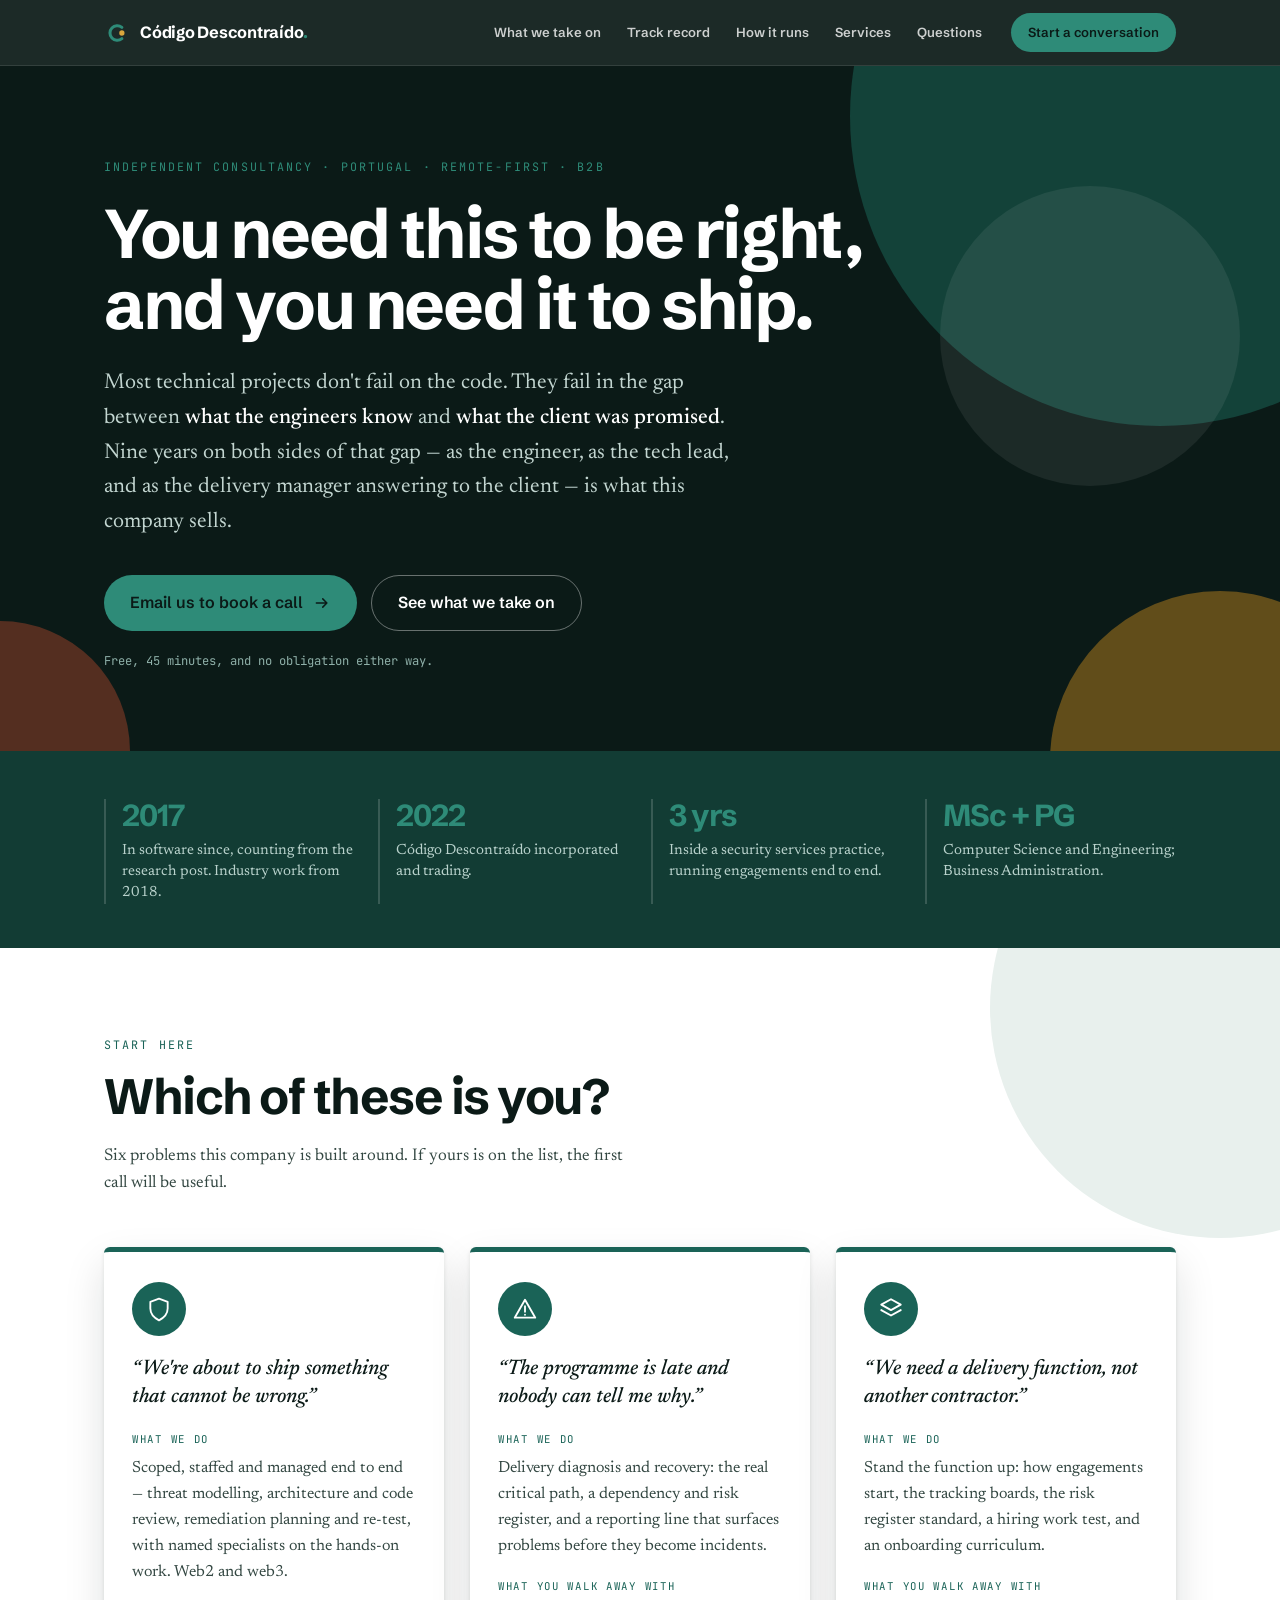
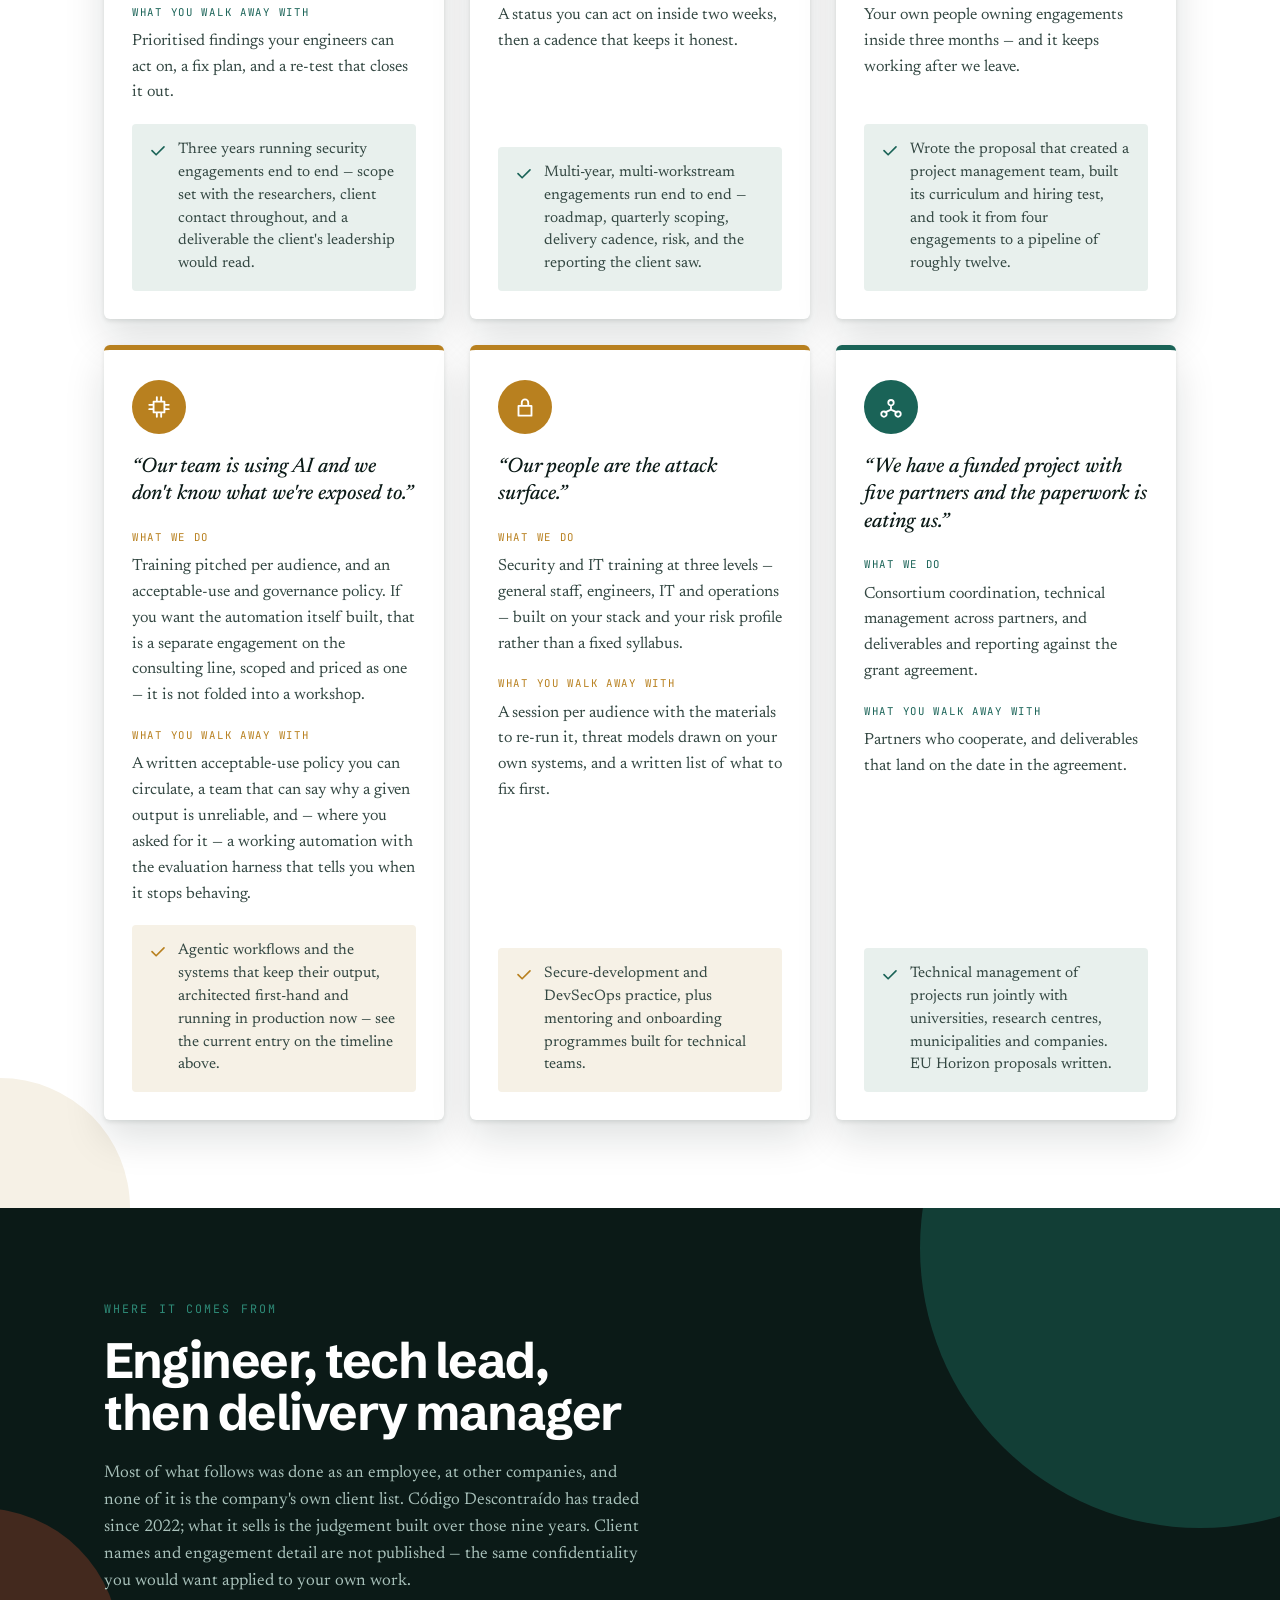
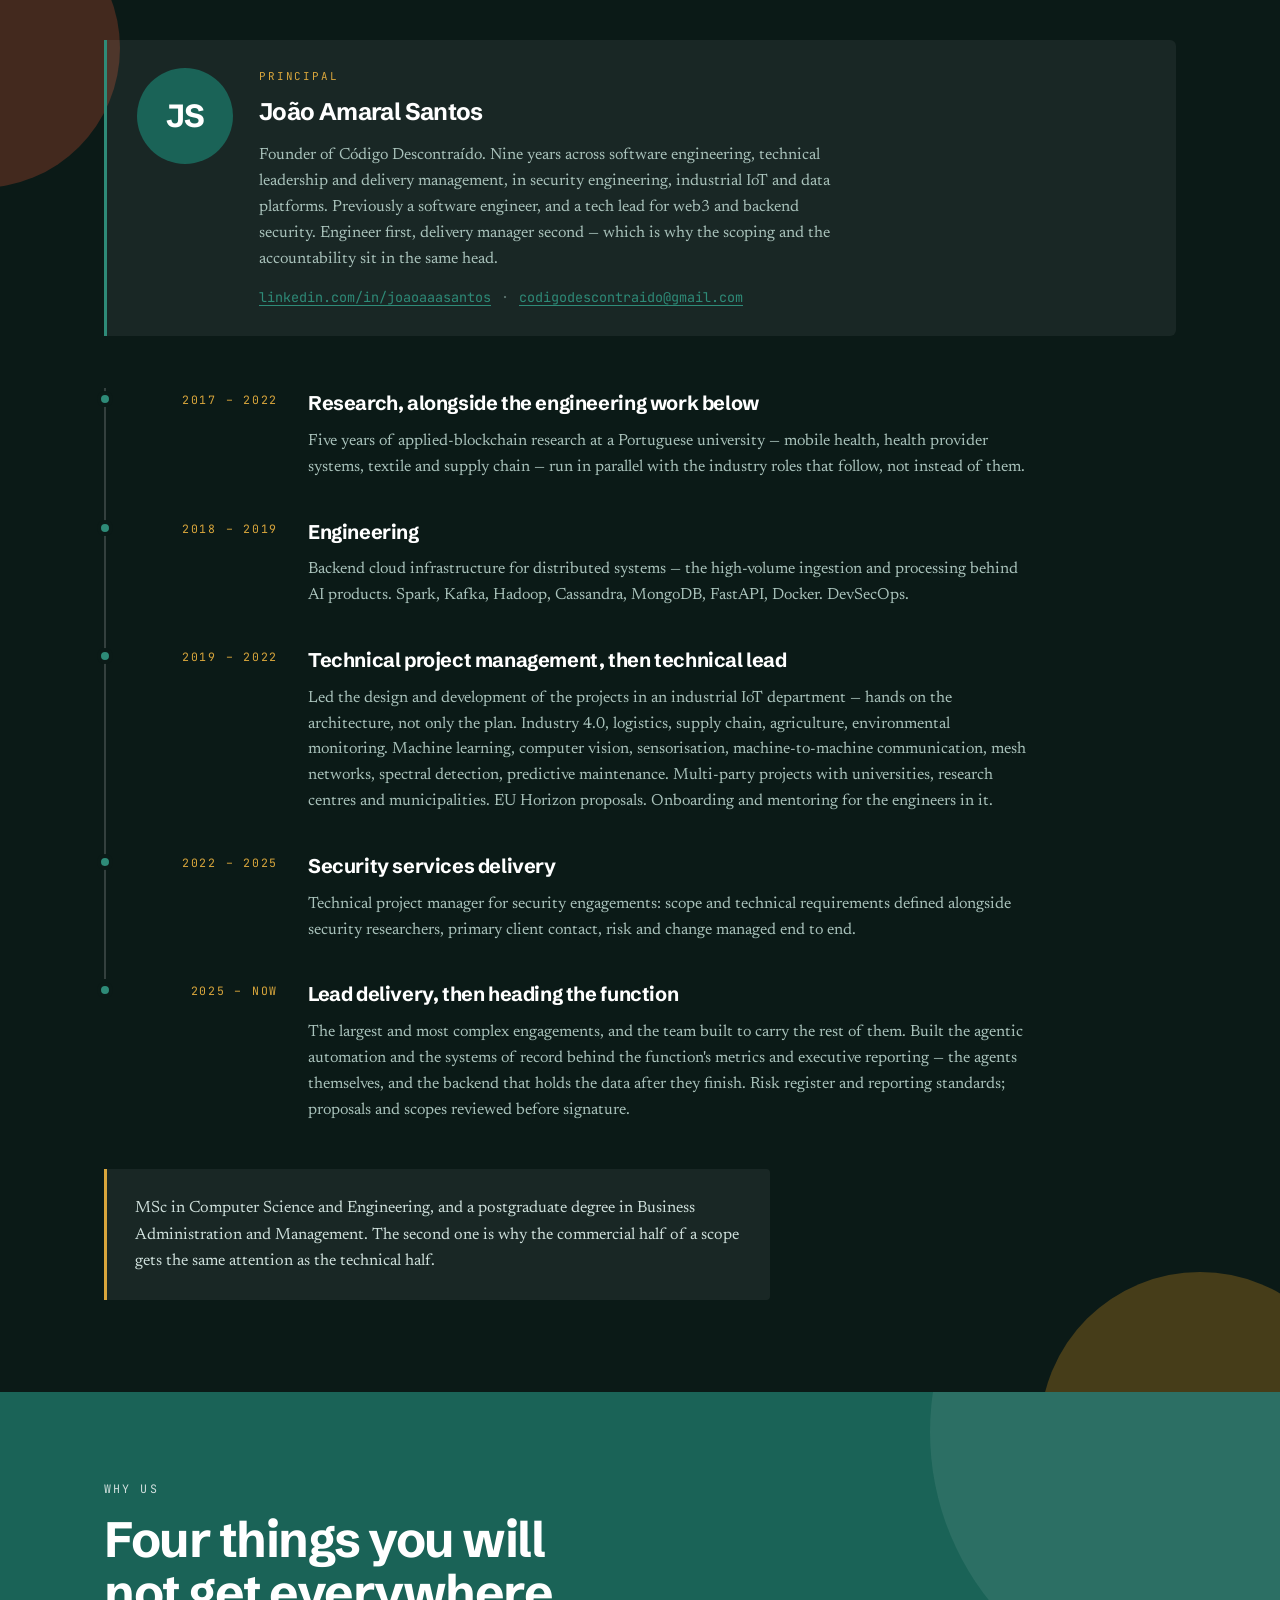
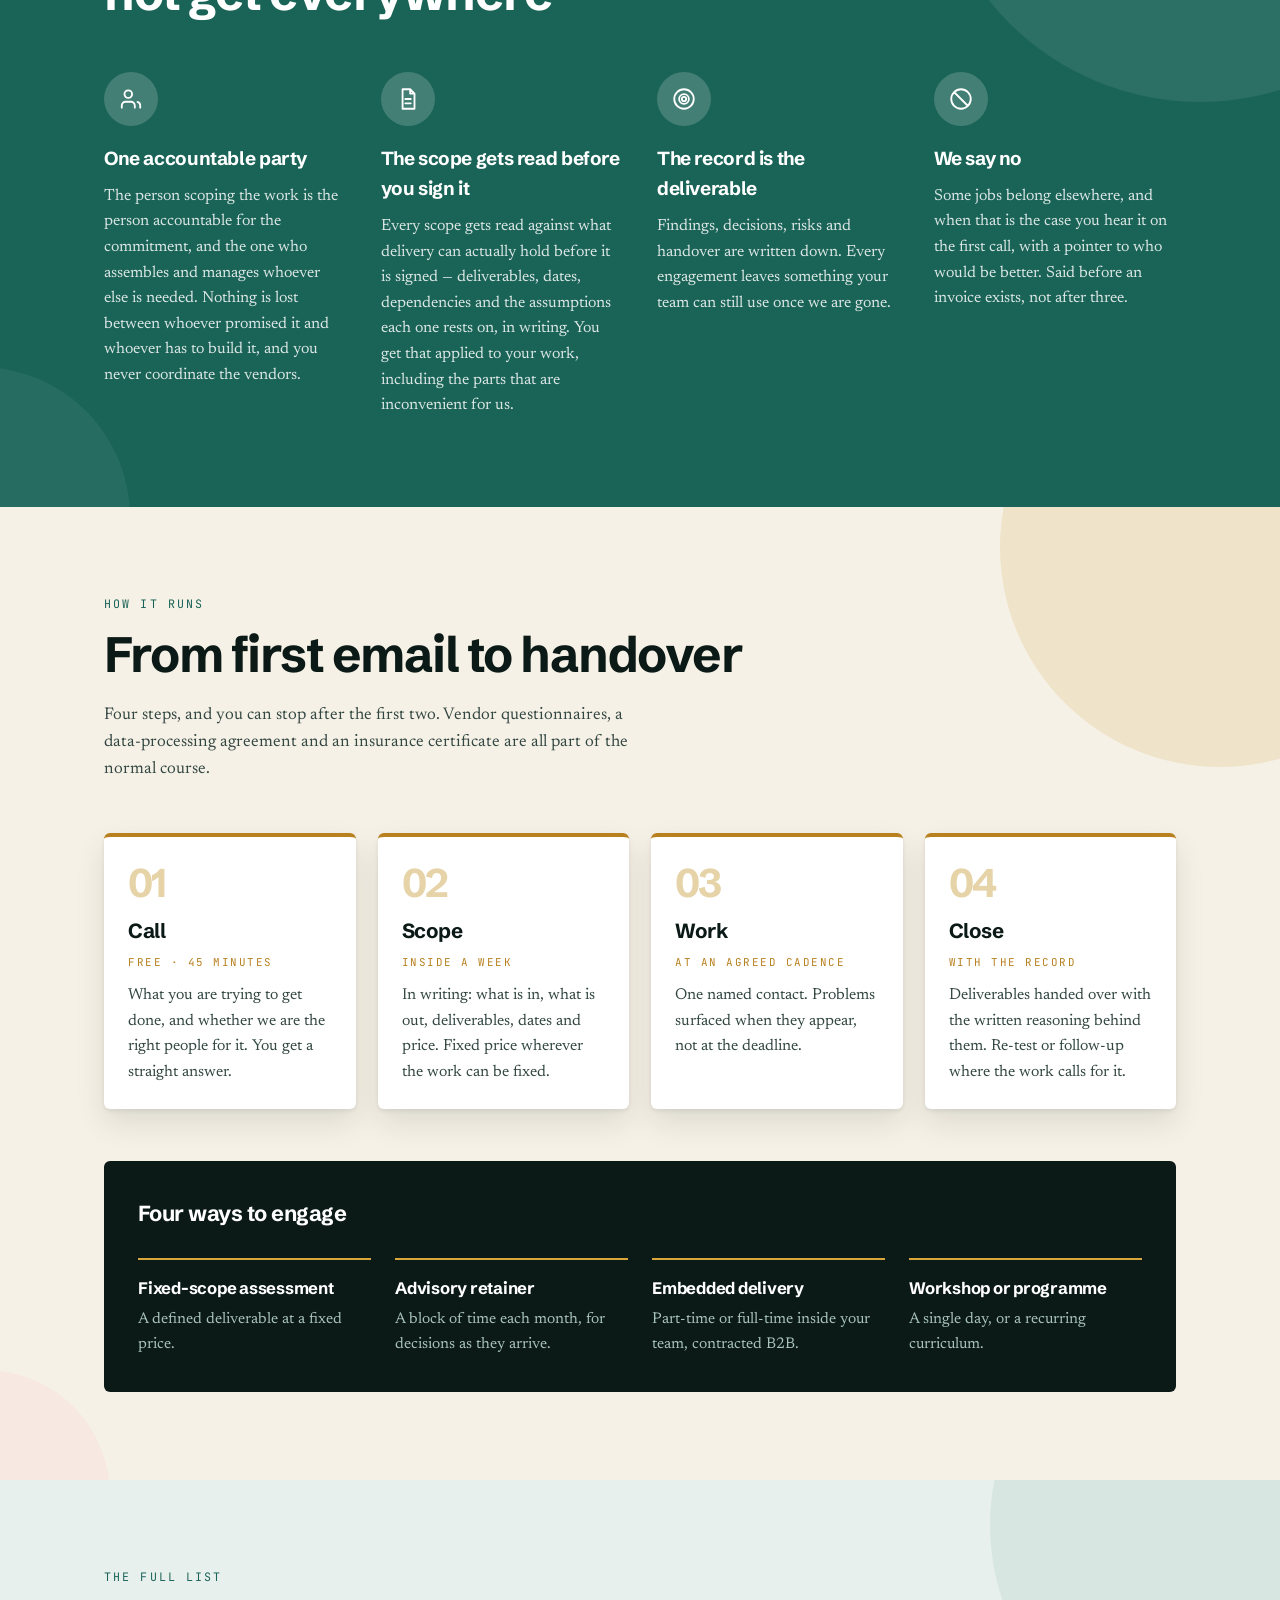
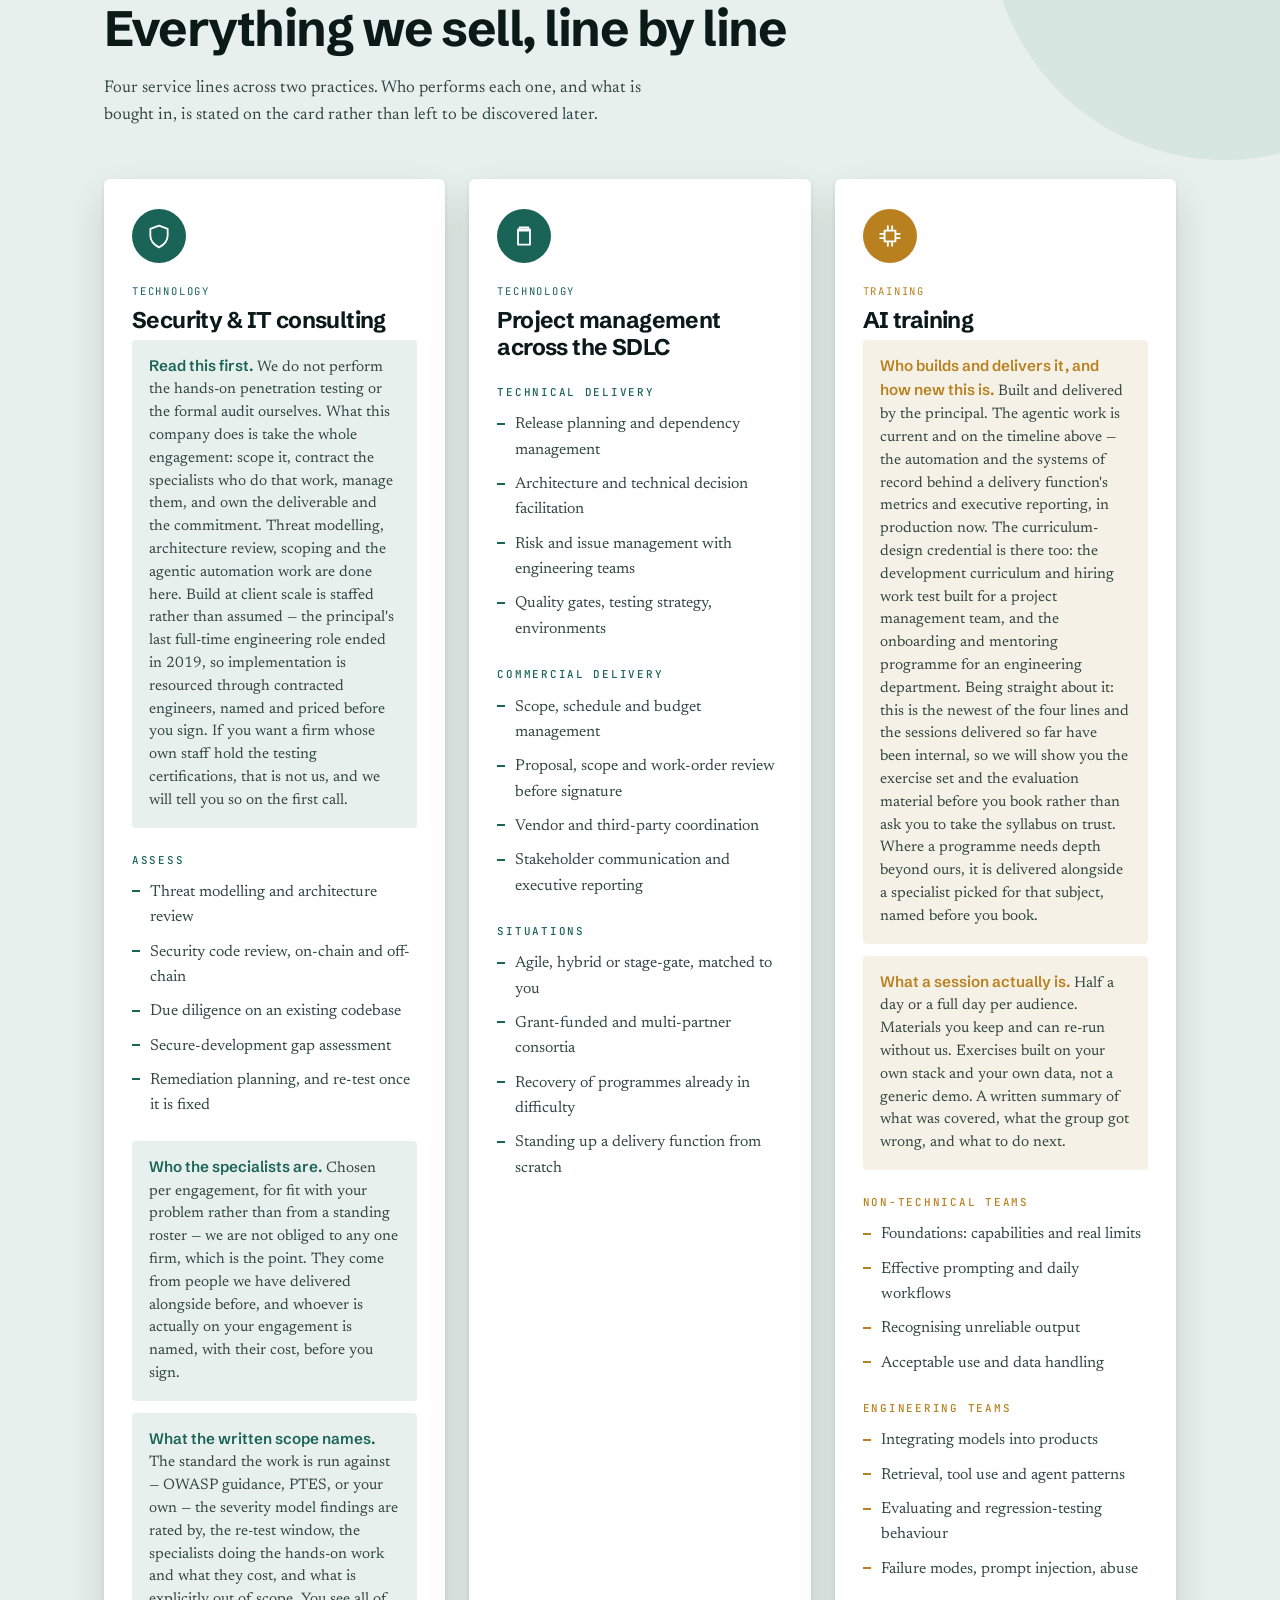
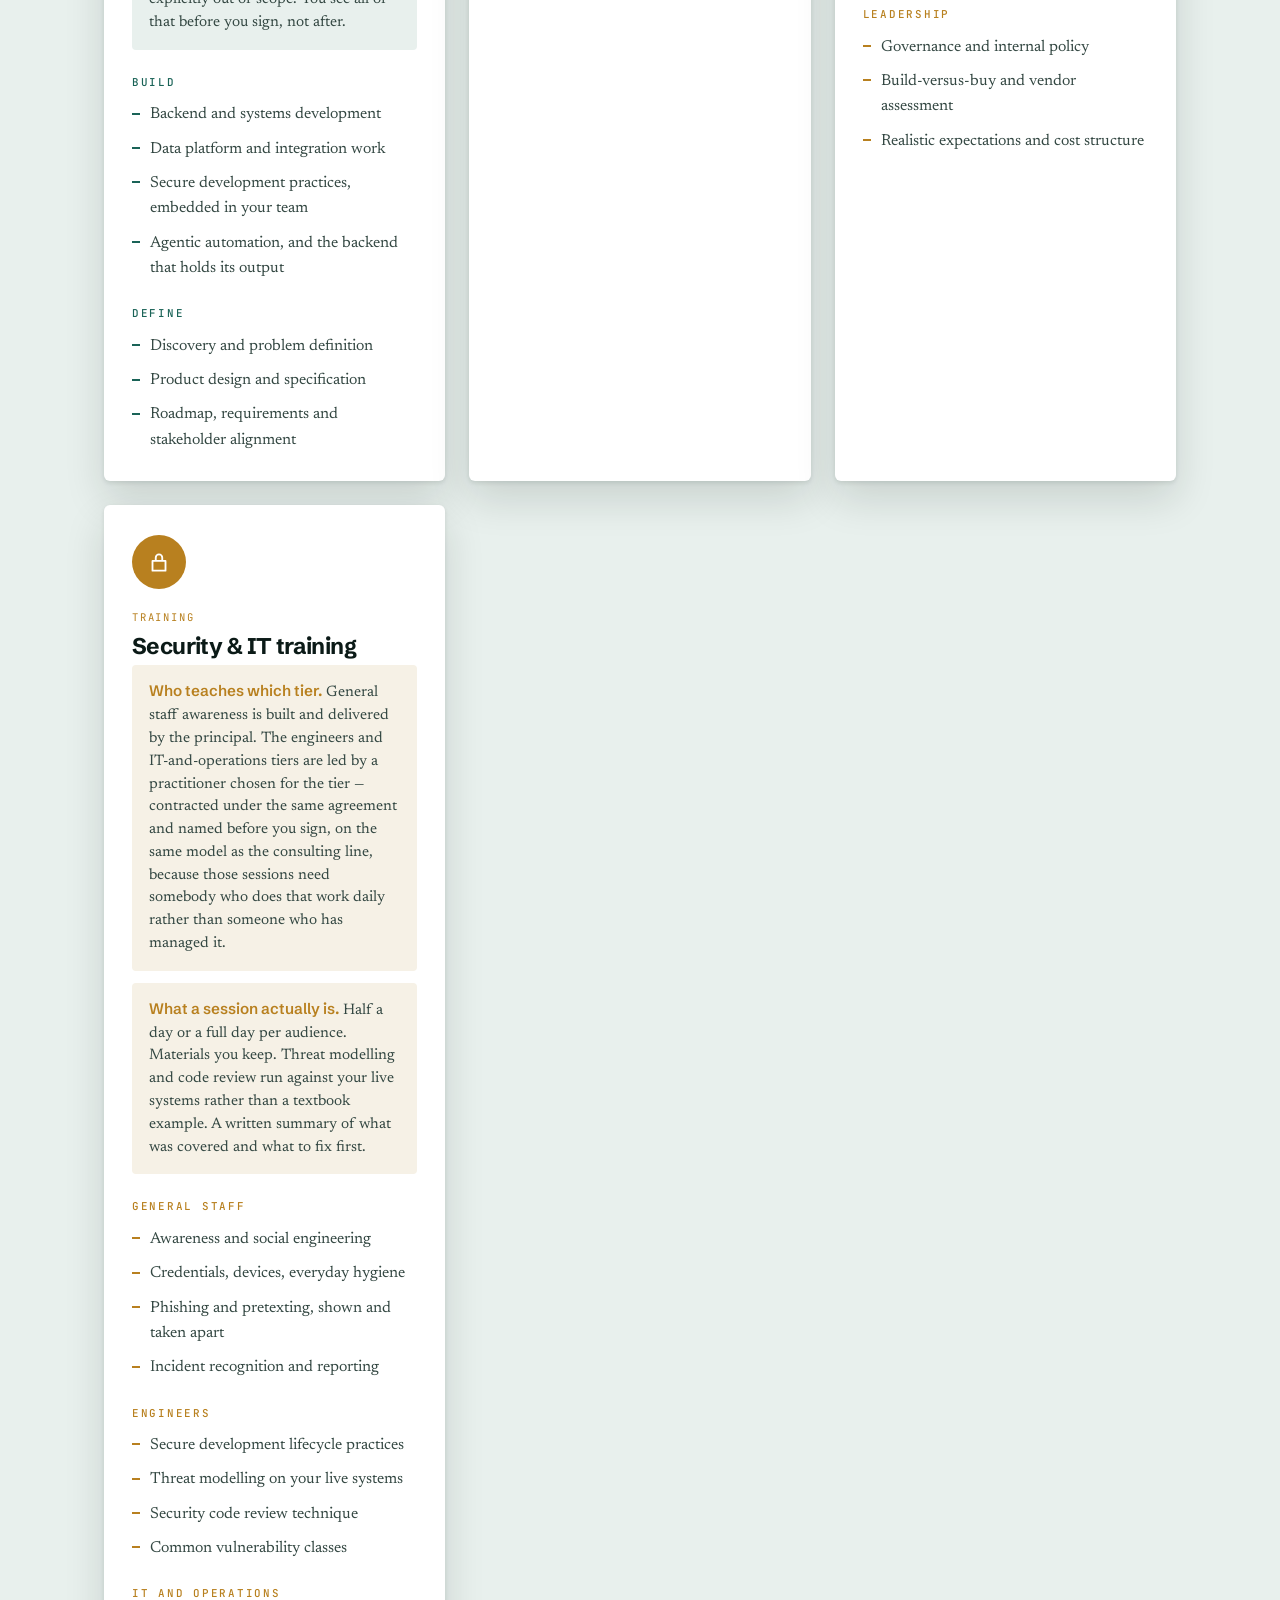
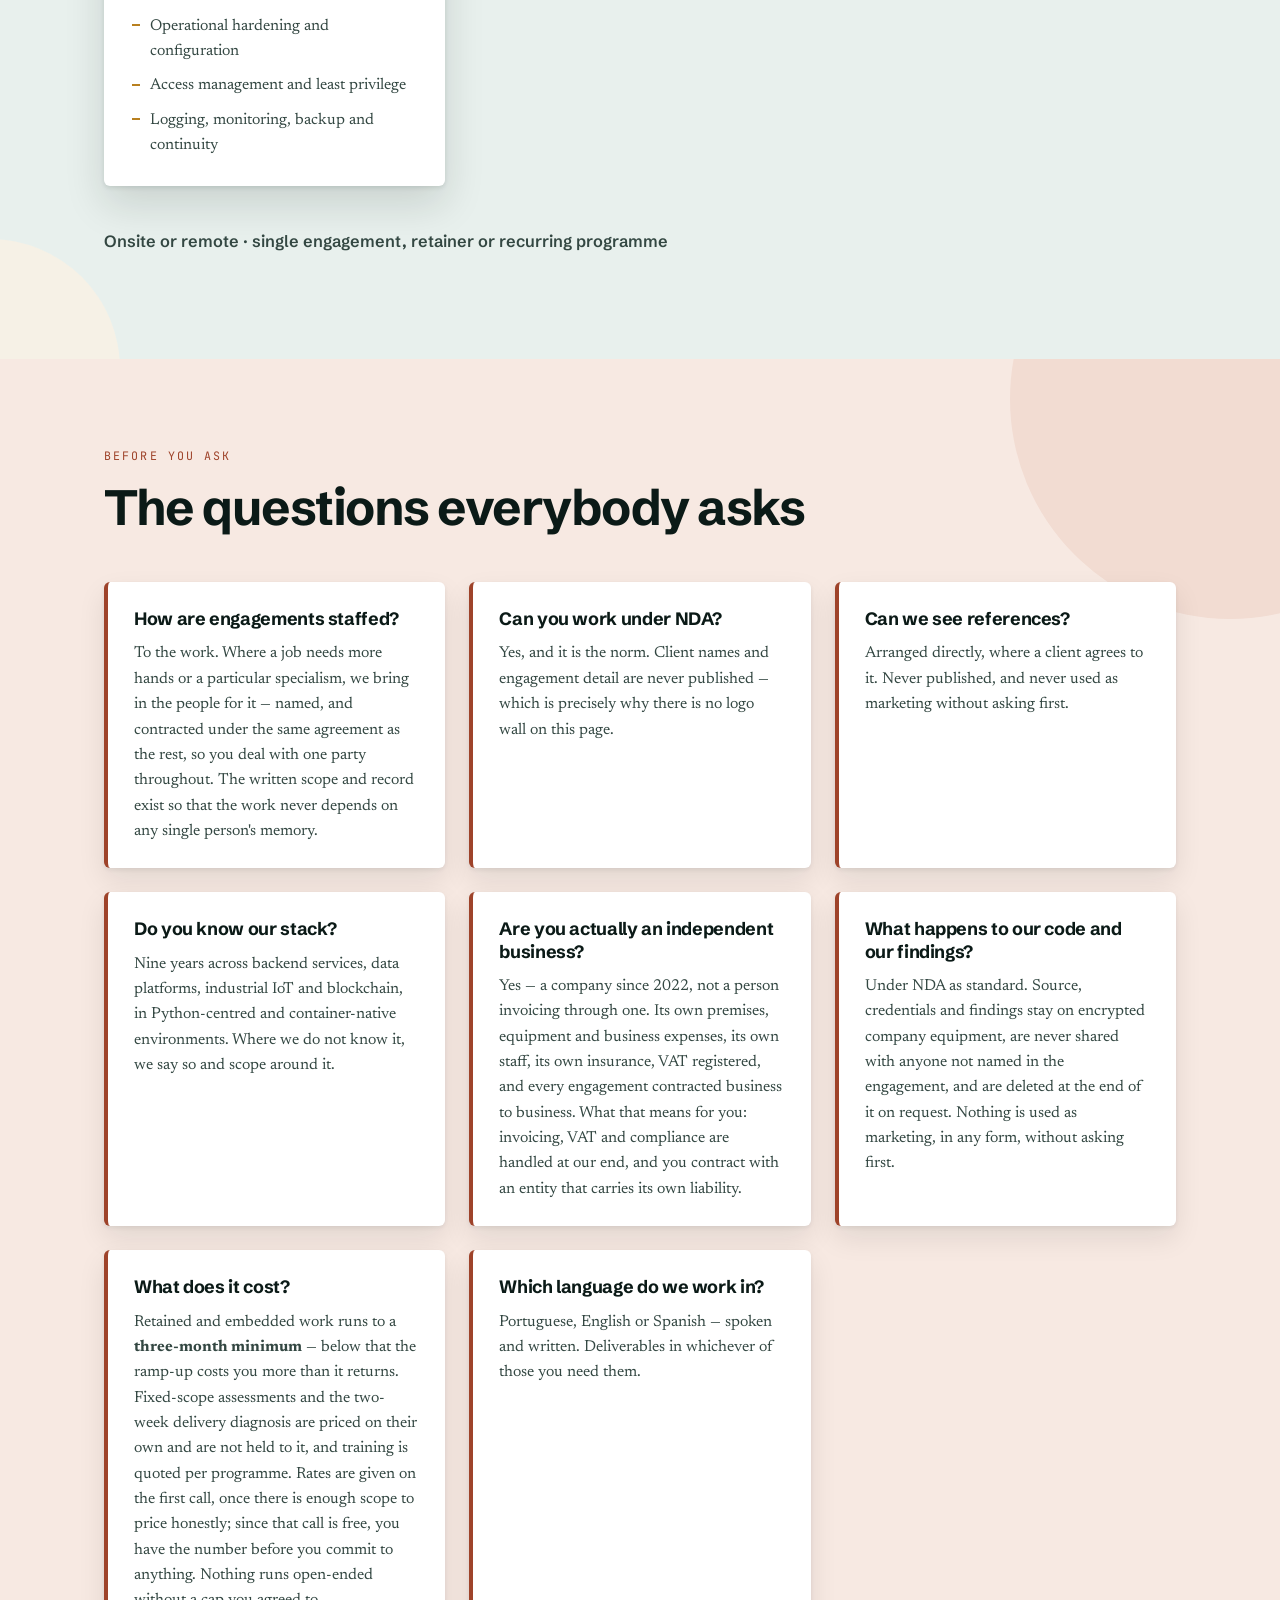
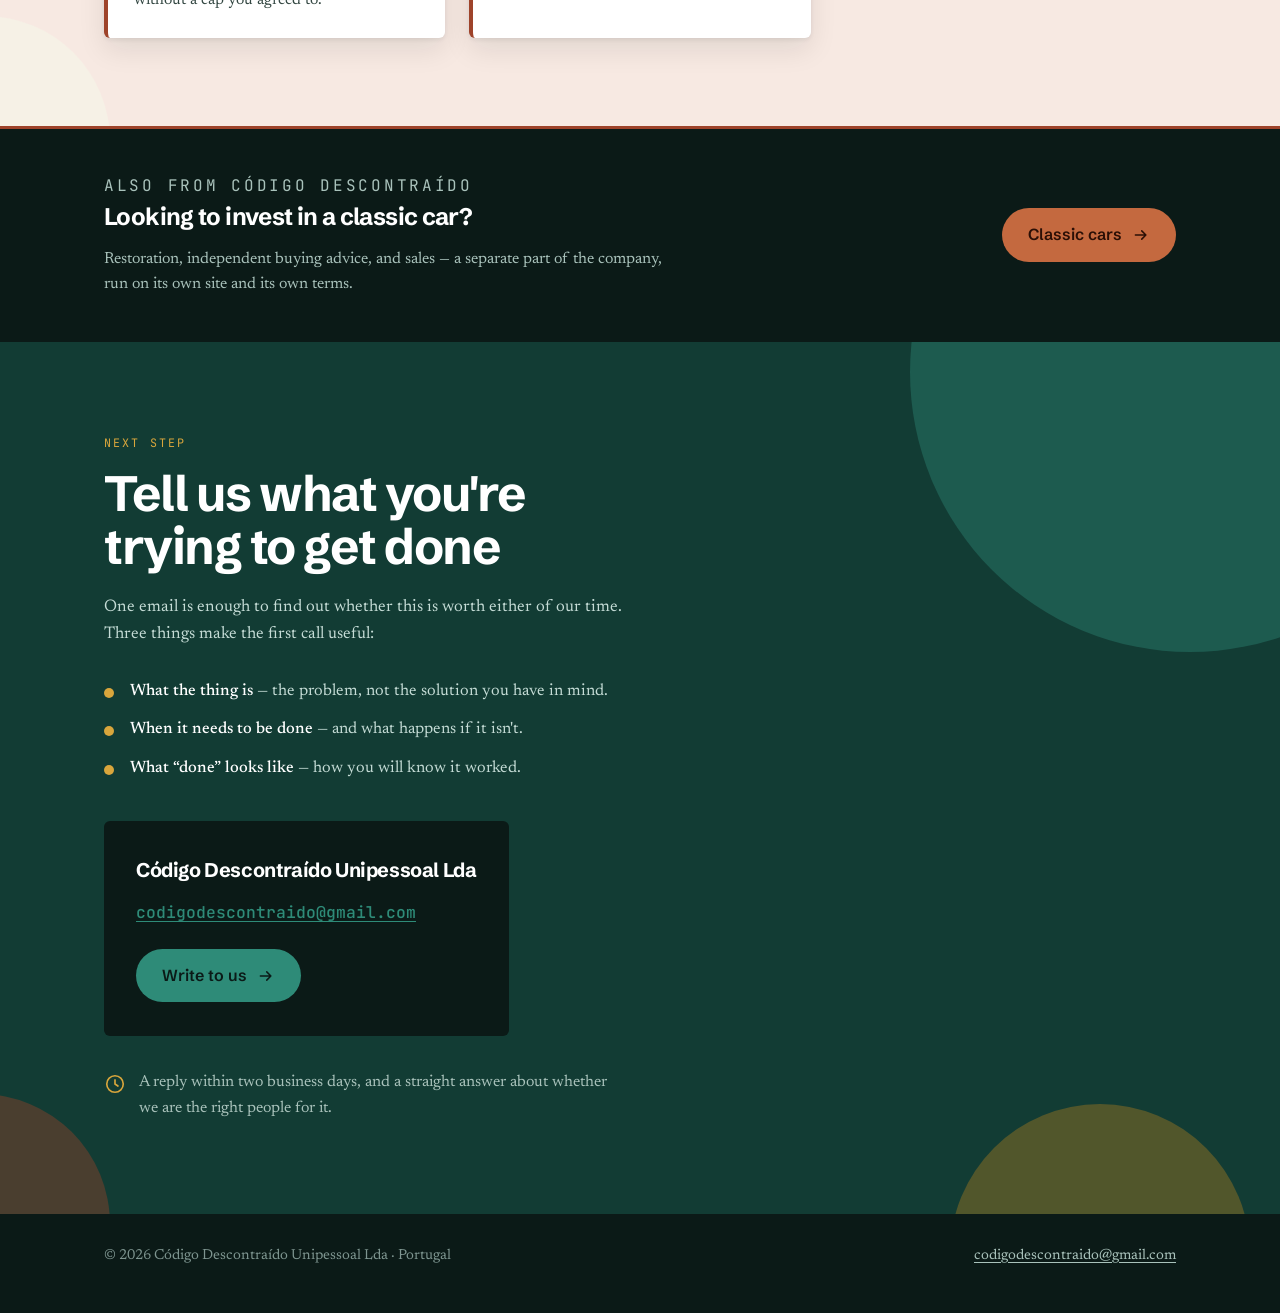
<file: index.html>
<!doctype html>
<html lang="en">
<head>
<meta charset="utf-8">
<meta name="viewport" content="width=device-width, initial-scale=1">
<title>Código Descontraído — technical delivery you can hold someone to</title>
<meta name="description" content="Independent consultancy: security and application review, delivery recovery, standing up a project management function, AI and security training. Nine years of experience, trading since 2022. Portugal, remote-first, business to business.">
<meta name="theme-color" content="#0b1a17">
<link rel="icon" href="favicon.svg" type="image/svg+xml">
<link rel="apple-touch-icon" href="icon-180.png">
<meta property="og:type" content="website">
<meta property="og:title" content="Código Descontraído">
<meta property="og:description" content="Most technical projects don't fail on the code. They fail in the gap between what the engineers know and what the client was promised. Nine years on both sides of that gap.">
<meta property="og:url" content="https://codigodescontraido.com/">
<meta property="og:image" content="https://codigodescontraido.com/og.png">
<meta name="twitter:card" content="summary_large_image">
<link rel="preconnect" href="https://fonts.googleapis.com">
<link rel="preconnect" href="https://fonts.gstatic.com" crossorigin>
<link rel="stylesheet" href="https://fonts.googleapis.com/css2?family=JetBrains+Mono:wght@400;500&family=Newsreader:opsz,wght@6..72,400;6..72,500&family=Schibsted+Grotesk:wght@500;600;700&display=swap">
<link rel="stylesheet" href="styles.css">
</head>
<body>

<a class="skip" href="#main">Skip to content</a>

<svg width="0" height="0" aria-hidden="true" style="position:absolute">
  <defs>
    <g id="i-shield"><path d="M12 2.5 20 5.5v6c0 5-3.6 8.6-8 11-4.4-2.4-8-6-8-11v-6z" stroke-linejoin="round" stroke-linecap="round"/></g>
    <g id="i-clip"><path d="M8 4h8v3H8zM6.5 6h11v14h-11z" stroke-linejoin="round" stroke-linecap="round"/></g>
    <g id="i-cpu"><path d="M7 7h10v10H7zM10 3v3M14 3v3M10 18v3M14 18v3M3 10h3M3 14h3M18 10h3M18 14h3" stroke-linejoin="round" stroke-linecap="round"/></g>
    <g id="i-lock"><path d="M6 11h12v9H6zM9 11V8a3 3 0 0 1 6 0v3" stroke-linejoin="round" stroke-linecap="round"/></g>
    <g id="i-check"><path d="M20 6.5 9.5 17 4 11.5" stroke-linejoin="round" stroke-linecap="round"/></g>
    <g id="i-users"><path d="M15.5 20v-2a3.5 3.5 0 0 0-3.5-3.5H7A3.5 3.5 0 0 0 3.5 18v2M9.5 11a3.5 3.5 0 1 0 0-7 3.5 3.5 0 0 0 0 7zM20.5 20v-2a3.5 3.5 0 0 0-2.5-3.3" stroke-linejoin="round" stroke-linecap="round"/></g>
    <g id="i-doc"><path d="M14 3H7v18h11V7zM14 3v4h4M9.5 12h5M9.5 16h5" stroke-linejoin="round" stroke-linecap="round"/></g>
    <g id="i-target"><path d="M12 21a9 9 0 1 0 0-18 9 9 0 0 0 0 18zM12 16.5a4.5 4.5 0 1 0 0-9 4.5 4.5 0 0 0 0 9zM12 14a2 2 0 1 0 0-4 2 2 0 0 0 0 4z" stroke-linejoin="round" stroke-linecap="round"/></g>
    <g id="i-alert"><path d="M12 3.5 21.5 20h-19zM12 9.5v5M12 17.2v.1" stroke-linejoin="round" stroke-linecap="round"/></g>
    <g id="i-clock"><path d="M12 21a9 9 0 1 0 0-18 9 9 0 0 0 0 18zM12 7.5V12l3.2 2.2" stroke-linejoin="round" stroke-linecap="round"/></g>
    <g id="i-layers"><path d="M12 3 3 8l9 5 9-5zM3 13l9 5 9-5" stroke-linejoin="round" stroke-linecap="round"/></g>
    <g id="i-net"><path d="M12 10.5a2.5 2.5 0 1 0 0-5 2.5 2.5 0 0 0 0 5zM5.5 21a2.5 2.5 0 1 0 0-5 2.5 2.5 0 0 0 0 5zM18.5 21a2.5 2.5 0 1 0 0-5 2.5 2.5 0 0 0 0 5zM12 10.5v4M12 14.5 6.6 17M12 14.5 17.4 17" stroke-linejoin="round" stroke-linecap="round"/></g>
    <g id="i-no"><path d="M12 21a9 9 0 1 0 0-18 9 9 0 0 0 0 18zM6 6l12 12" stroke-linejoin="round" stroke-linecap="round"/></g>
    <g id="i-arrow"><path d="M4.5 12h14M13 6.5 18.5 12 13 17.5" stroke-linejoin="round" stroke-linecap="round"/></g>
  </defs>
</svg>

<nav class="nav">
  <div class="nav-in">
    <a class="brand" href="#top"><img src="logo.svg" alt="" width="26" height="26"><span>Código Descontraído<em>.</em></span></a>
    <div class="nav-links">
      <a href="#start">What we take on</a>
      <a href="#record">Track record</a>
      <a href="#process">How it runs</a>
      <a href="#services">Services</a>
      <a href="#faq">Questions</a>
    </div>
    <a class="nav-cta" href="mailto:codigodescontraido@gmail.com?subject=Scoping%20call">Start a conversation</a>
  </div>
</nav>

<header class="band hero" id="top">
  <span class="orb o1"></span><span class="orb o2"></span><span class="orb o3"></span><span class="orb o4"></span>
  <div class="wrap">
    <p class="eyebrow">Independent consultancy · Portugal · Remote-first · B2B</p>
    <h1>You need this to be right, and you need it to ship.</h1>
    <p class="lede">
      Most technical projects don't fail on the code. They fail in the gap between
      <b>what the engineers know</b> and <b>what the client was promised</b>.
      Nine years on both sides of that gap — as the engineer, as the tech lead, and as the
      delivery manager answering to the client — is what this company sells.
    </p>
    <div class="cta-row">
      <a class="btn btn-primary" href="mailto:codigodescontraido@gmail.com?subject=Scoping%20call">
        Email us to book a call
        <svg viewBox="0 0 24 24" aria-hidden="true"><use href="#i-arrow"/></svg>
      </a>
      <a class="btn btn-ghost" href="#start">See what we take on</a>
    </div>
    <p class="hero-fine">Free, 45 minutes, and no obligation either way.</p>
  </div>
</header>

<main id="main">

  <!-- ============ PROOF BAR ============ -->
  <section class="band proof" aria-label="Track record at a glance">
    <div class="wrap">
      <div class="stats">
        <div><b>2017</b><span>In software since, counting from the research post. Industry work from 2018.</span></div>
        <div><b>2022</b><span>Código Descontraído incorporated and trading.</span></div>
        <div><b>3 yrs</b><span>Inside a security services practice, running engagements end to end.</span></div>
        <div><b>MSc&nbsp;+&nbsp;PG</b><span>Computer Science and Engineering; Business Administration.</span></div>
      </div>
    </div>
  </section>

  <!-- ============ WHICH OF THESE IS YOU ============ -->
  <section class="band start" id="start">
    <span class="orb o1"></span><span class="orb o2"></span>
    <div class="wrap">
      <p class="kicker" style="color:var(--tech)">Start here</p>
      <h2 class="big">Which of these is you?</h2>
      <p class="note">
        Six problems this company is built around. If yours is on the list, the first call will
        be useful.
      </p>

      <div class="probs">

        <article class="prob pc-tech">
          <span class="disc"><svg viewBox="0 0 24 24" aria-hidden="true"><use href="#i-shield"/></svg></span>
          <h3>“We're about to ship something that cannot be wrong.”</h3>
          <dl>
            <dt>What we do</dt>
            <dd>Scoped, staffed and managed end to end — threat modelling, architecture and code
              review, remediation planning and re-test, with named specialists on the hands-on
              work. Web2 and web3.</dd>
            <dt>What you walk away with</dt>
            <dd>Prioritised findings your engineers can act on, a fix plan, and a re-test
              that closes it out.</dd>
          </dl>
          <p class="why"><svg viewBox="0 0 24 24" aria-hidden="true"><use href="#i-check"/></svg>
            Three years running security engagements end to end — scope set with the researchers,
            client contact throughout, and a deliverable the client's leadership would read.</p>
        </article>

        <article class="prob pc-tech">
          <span class="disc"><svg viewBox="0 0 24 24" aria-hidden="true"><use href="#i-alert"/></svg></span>
          <h3>“The programme is late and nobody can tell me why.”</h3>
          <dl>
            <dt>What we do</dt>
            <dd>Delivery diagnosis and recovery: the real critical path, a dependency and risk
              register, and a reporting line that surfaces problems before they become incidents.</dd>
            <dt>What you walk away with</dt>
            <dd>A status you can act on inside two weeks, then a cadence that keeps it honest.</dd>
          </dl>
          <p class="why"><svg viewBox="0 0 24 24" aria-hidden="true"><use href="#i-check"/></svg>
            Multi-year, multi-workstream engagements run end to end — roadmap, quarterly scoping,
            delivery cadence, risk, and the reporting the client saw.</p>
        </article>

        <article class="prob pc-tech">
          <span class="disc"><svg viewBox="0 0 24 24" aria-hidden="true"><use href="#i-layers"/></svg></span>
          <h3>“We need a delivery function, not another contractor.”</h3>
          <dl>
            <dt>What we do</dt>
            <dd>Stand the function up: how engagements start, the tracking boards, the risk
              register standard, a hiring work test, and an onboarding curriculum.</dd>
            <dt>What you walk away with</dt>
            <dd>Your own people owning engagements inside three months — and it keeps working
              after we leave.</dd>
          </dl>
          <p class="why"><svg viewBox="0 0 24 24" aria-hidden="true"><use href="#i-check"/></svg>
            Wrote the proposal that created a project management team, built its curriculum and
            hiring test, and took it from four engagements to a pipeline of roughly twelve.</p>
        </article>

        <article class="prob pc-train">
          <span class="disc"><svg viewBox="0 0 24 24" aria-hidden="true"><use href="#i-cpu"/></svg></span>
          <h3>“Our team is using AI and we don't know what we're exposed to.”</h3>
          <dl>
            <dt>What we do</dt>
            <dd>Training pitched per audience, and an acceptable-use and governance policy. If
              you want the automation itself built, that is a separate engagement on the
              consulting line, scoped and priced as one — it is not folded into a workshop.</dd>
            <dt>What you walk away with</dt>
            <dd>A written acceptable-use policy you can circulate, a team that can say why a
              given output is unreliable, and — where you asked for it — a working automation
              with the evaluation harness that tells you when it stops behaving.</dd>
          </dl>
          <p class="why"><svg viewBox="0 0 24 24" aria-hidden="true"><use href="#i-check"/></svg>
            Agentic workflows and the systems that keep their output, architected first-hand and
            running in production now — see the current entry on the timeline above.</p>
        </article>

        <article class="prob pc-train">
          <span class="disc"><svg viewBox="0 0 24 24" aria-hidden="true"><use href="#i-lock"/></svg></span>
          <h3>“Our people are the attack surface.”</h3>
          <dl>
            <dt>What we do</dt>
            <dd>Security and IT training at three levels — general staff, engineers, IT and
              operations — built on your stack and your risk profile rather than a fixed syllabus.</dd>
            <dt>What you walk away with</dt>
            <dd>A session per audience with the materials to re-run it, threat models drawn on
              your own systems, and a written list of what to fix first.</dd>
          </dl>
          <p class="why"><svg viewBox="0 0 24 24" aria-hidden="true"><use href="#i-check"/></svg>
            Secure-development and DevSecOps practice, plus mentoring and onboarding programmes
            built for technical teams.</p>
        </article>

        <article class="prob pc-tech">
          <span class="disc"><svg viewBox="0 0 24 24" aria-hidden="true"><use href="#i-net"/></svg></span>
          <h3>“We have a funded project with five partners and the paperwork is eating us.”</h3>
          <dl>
            <dt>What we do</dt>
            <dd>Consortium coordination, technical management across partners, and deliverables
              and reporting against the grant agreement.</dd>
            <dt>What you walk away with</dt>
            <dd>Partners who cooperate, and deliverables that land on the date in the agreement.</dd>
          </dl>
          <p class="why"><svg viewBox="0 0 24 24" aria-hidden="true"><use href="#i-check"/></svg>
            Technical management of projects run jointly with universities, research centres,
            municipalities and companies. EU Horizon proposals written.</p>
        </article>

      </div>
    </div>
  </section>

  <!-- ============ TRACK RECORD ============ -->
  <section class="band record" id="record">
    <span class="orb o1"></span><span class="orb o2"></span><span class="orb o3"></span>
    <div class="wrap">
      <p class="kicker">Where it comes from</p>
      <h2 class="big">Engineer, tech lead, then delivery manager</h2>
      <p class="note">
        Most of what follows was done as an employee, at other companies, and none of it is the
        company's own client list. Código Descontraído has traded since 2022; what it sells is
        the judgement built over those nine years. Client names and engagement detail are not
        published — the same confidentiality you would want applied to your own work.
      </p>

      <div class="principal">
        <div class="pic" aria-hidden="true"><span>JS</span></div>
        <div class="who-txt">
          <p class="lbl">Principal</p>
          <h3>João Amaral Santos</h3>
          <p>Founder of Código Descontraído. Nine years across software engineering, technical
            leadership and delivery management, in security engineering, industrial IoT and data
            platforms. Previously a software engineer, and a tech lead for web3 and backend
            security. Engineer first, delivery manager second — which is why the scoping and the
            accountability sit in the same head.</p>
          <p class="links">
            <a href="https://www.linkedin.com/in/joaoaaasantos">linkedin.com/in/joaoaaasantos</a>
            <span>·</span>
            <a href="mailto:codigodescontraido@gmail.com">codigodescontraido@gmail.com</a>
          </p>
        </div>
      </div>

      <ol class="tl">
        <li>
          <span class="yr">2017 – 2022</span>
          <h3>Research, alongside the engineering work below</h3>
          <p>Five years of applied-blockchain research at a Portuguese university — mobile health,
            health provider systems, textile and supply chain — run in parallel with the industry
            roles that follow, not instead of them.</p>
        </li>
        <li>
          <span class="yr">2018 – 2019</span>
          <h3>Engineering</h3>
          <p>Backend cloud infrastructure for distributed systems — the high-volume ingestion and
            processing behind AI products. Spark, Kafka, Hadoop, Cassandra, MongoDB, FastAPI,
            Docker. DevSecOps.</p>
        </li>
        <li>
          <span class="yr">2019 – 2022</span>
          <h3>Technical project management, then technical lead</h3>
          <p>Led the design and development of the projects in an industrial IoT department —
            hands on the architecture, not only the plan. Industry 4.0, logistics, supply chain,
            agriculture, environmental monitoring. Machine learning, computer vision,
            sensorisation, machine-to-machine communication, mesh networks, spectral detection,
            predictive maintenance. Multi-party projects with universities, research centres and
            municipalities. EU Horizon proposals. Onboarding and mentoring for the engineers in
            it.</p>
        </li>
        <li>
          <span class="yr">2022 – 2025</span>
          <h3>Security services delivery</h3>
          <p>Technical project manager for security engagements: scope and technical requirements
            defined alongside security researchers, primary client contact, risk and change
            managed end to end.</p>
        </li>
        <li>
          <span class="yr">2025 – now</span>
          <h3>Lead delivery, then heading the function</h3>
          <p>The largest and most complex engagements, and the team built to carry the rest of
            them. Built the agentic automation and the systems of record behind the function's
            metrics and executive reporting — the agents themselves, and the backend that holds
            the data after they finish. Risk register and reporting standards; proposals and
            scopes reviewed before signature.</p>
        </li>
      </ol>

      <p class="tail">
        MSc in Computer Science and Engineering, and a postgraduate degree in Business
        Administration and Management. The second one is why the commercial half of a scope
        gets the same attention as the technical half.
      </p>
    </div>
  </section>

  <!-- ============ WHY US ============ -->
  <section class="band why" id="why">
    <span class="orb o1"></span><span class="orb o2"></span>
    <div class="wrap">
      <p class="kicker">Why us</p>
      <h2 class="big">Four things you will not get everywhere</h2>

      <div class="grid4">
        <div>
          <span class="disc"><svg viewBox="0 0 24 24" aria-hidden="true"><use href="#i-users"/></svg></span>
          <h3>One accountable party</h3>
          <p>The person scoping the work is the person accountable for the commitment, and the
            one who assembles and manages whoever else is needed. Nothing is lost between whoever
            promised it and whoever has to build it, and you never coordinate the vendors.</p>
        </div>
        <div>
          <span class="disc"><svg viewBox="0 0 24 24" aria-hidden="true"><use href="#i-doc"/></svg></span>
          <h3>The scope gets read before you sign it</h3>
          <p>Every scope gets read against what delivery can actually hold before it is signed —
            deliverables, dates, dependencies and the assumptions each one rests on, in writing.
            You get that applied to your work, including the parts that are inconvenient for us.</p>
        </div>
        <div>
          <span class="disc"><svg viewBox="0 0 24 24" aria-hidden="true"><use href="#i-target"/></svg></span>
          <h3>The record is the deliverable</h3>
          <p>Findings, decisions, risks and handover are written down. Every engagement leaves
            something your team can still use once we are gone.</p>
        </div>
        <div>
          <span class="disc"><svg viewBox="0 0 24 24" aria-hidden="true"><use href="#i-no"/></svg></span>
          <h3>We say no</h3>
          <p>Some jobs belong elsewhere, and when that is the case you hear it on the first
            call, with a pointer to who would be better. Said before an invoice exists, not
            after three.</p>
        </div>
      </div>
    </div>
  </section>

  <!-- ============ PROCESS ============ -->
  <section class="band process" id="process">
    <span class="orb o1"></span><span class="orb o2"></span>
    <div class="wrap">
      <p class="kicker" style="color:var(--tech)">How it runs</p>
      <h2 class="big">From first email to handover</h2>
      <p class="note">Four steps, and you can stop after the first two. Vendor questionnaires, a data-processing agreement and an insurance certificate are all part of the normal course.</p>

      <div class="steps">
        <div>
          <span class="num">01</span>
          <h3>Call</h3>
          <p class="when">Free · 45 minutes</p>
          <p>What you are trying to get done, and whether we are the right people for it.
            You get a straight answer.</p>
        </div>
        <div>
          <span class="num">02</span>
          <h3>Scope</h3>
          <p class="when">Inside a week</p>
          <p>In writing: what is in, what is out, deliverables, dates and price. Fixed price
            wherever the work can be fixed.</p>
        </div>
        <div>
          <span class="num">03</span>
          <h3>Work</h3>
          <p class="when">At an agreed cadence</p>
          <p>One named contact. Problems surfaced when they appear, not at the deadline.</p>
        </div>
        <div>
          <span class="num">04</span>
          <h3>Close</h3>
          <p class="when">With the record</p>
          <p>Deliverables handed over with the written reasoning behind them. Re-test or
            follow-up where the work calls for it.</p>
        </div>
      </div>

      <div class="models">
        <h3 class="models-h">Four ways to engage</h3>
        <div class="models-grid">
          <div><b>Fixed-scope assessment</b><span>A defined deliverable at a fixed price.</span></div>
          <div><b>Advisory retainer</b><span>A block of time each month, for decisions as they arrive.</span></div>
          <div><b>Embedded delivery</b><span>Part-time or full-time inside your team, contracted B2B.</span></div>
          <div><b>Workshop or programme</b><span>A single day, or a recurring curriculum.</span></div>
        </div>
      </div>
    </div>
  </section>

  <!-- ============ SERVICES (reference) ============ -->
  <section class="band services" id="services">
    <span class="orb o1"></span><span class="orb o2"></span>
    <div class="wrap">
      <p class="kicker" style="color:var(--tech)">The full list</p>
      <h2 class="big">Everything we sell, line by line</h2>
      <p class="note">
        Four service lines across two practices. Who performs each one, and what is bought in,
        is stated on the card rather than left to be discovered later.
      </p>

      <div class="svc">
        <article class="line pc-tech">
          <span class="disc"><svg viewBox="0 0 24 24" aria-hidden="true"><use href="#i-shield"/></svg></span>
          <p class="prac">Technology</p>
          <h3>Security &amp; IT consulting</h3>
          <p class="whodoes upfront">
            <b>Read this first.</b> We do not perform the hands-on penetration testing or the
            formal audit ourselves. What this company does is take the whole engagement: scope
            it, contract the specialists who do that work, manage them, and own the deliverable
            and the commitment. Threat modelling, architecture review, scoping and the agentic
            automation work are done here. Build at client scale is staffed rather than assumed —
            the principal's last full-time engineering role ended in 2019, so implementation is
            resourced through contracted engineers, named and priced before you sign. If you want
            a firm whose own staff hold the testing certifications, that is not us, and we will
            tell you so on the first call.
          </p>
          <h4>Assess</h4>
          <ul>
            <li>Threat modelling and architecture review</li>
            <li>Security code review, on-chain and off-chain</li>
            <li>Due diligence on an existing codebase</li>
            <li>Secure-development gap assessment</li>
            <li>Remediation planning, and re-test once it is fixed</li>
          </ul>
          <p class="whodoes">
            <b>Who the specialists are.</b> Chosen per engagement, for fit with your problem
            rather than from a standing roster — we are not obliged to any one firm, which is
            the point. They come from people we have delivered alongside before, and whoever is
            actually on your engagement is named, with their cost, before you sign.
          </p>
          <p class="whodoes">
            <b>What the written scope names.</b> The standard the work is run against — OWASP
            guidance, PTES, or your own — the severity model findings are rated by, the re-test
            window, the specialists doing the hands-on work and what they cost, and what is
            explicitly out of scope. You see all of that before you sign, not after.
          </p>
          <h4>Build</h4>
          <ul>
            <li>Backend and systems development</li>
            <li>Data platform and integration work</li>
            <li>Secure development practices, embedded in your team</li>
            <li>Agentic automation, and the backend that holds its output</li>
          </ul>
          <h4>Define</h4>
          <ul>
            <li>Discovery and problem definition</li>
            <li>Product design and specification</li>
            <li>Roadmap, requirements and stakeholder alignment</li>
          </ul>
        </article>

        <article class="line pc-tech">
          <span class="disc"><svg viewBox="0 0 24 24" aria-hidden="true"><use href="#i-clip"/></svg></span>
          <p class="prac">Technology</p>
          <h3>Project management across the SDLC</h3>
          <h4>Technical delivery</h4>
          <ul>
            <li>Release planning and dependency management</li>
            <li>Architecture and technical decision facilitation</li>
            <li>Risk and issue management with engineering teams</li>
            <li>Quality gates, testing strategy, environments</li>
          </ul>
          <h4>Commercial delivery</h4>
          <ul>
            <li>Scope, schedule and budget management</li>
            <li>Proposal, scope and work-order review before signature</li>
            <li>Vendor and third-party coordination</li>
            <li>Stakeholder communication and executive reporting</li>
          </ul>
          <h4>Situations</h4>
          <ul>
            <li>Agile, hybrid or stage-gate, matched to you</li>
            <li>Grant-funded and multi-partner consortia</li>
            <li>Recovery of programmes already in difficulty</li>
            <li>Standing up a delivery function from scratch</li>
          </ul>
        </article>

        <article class="line pc-train">
          <span class="disc"><svg viewBox="0 0 24 24" aria-hidden="true"><use href="#i-cpu"/></svg></span>
          <p class="prac">Training</p>
          <h3>AI training</h3>
          <p class="whodoes upfront">
            <b>Who builds and delivers it, and how new this is.</b> Built and delivered by the
            principal. The agentic work is current and on the timeline above — the automation and
            the systems of record behind a delivery function's metrics and executive reporting,
            in production now. The curriculum-design credential is there too: the development
            curriculum and hiring work test built for a project management team, and the
            onboarding and mentoring programme for an engineering department. Being straight
            about it: this is the newest of the four lines and the sessions delivered so far have
            been internal, so we will show you the exercise set and the evaluation material
            before you book rather than ask you to take the syllabus on trust. Where a programme
            needs depth beyond ours, it is delivered alongside a specialist picked for that
            subject, named before you book.
          </p>
          <p class="whodoes">
            <b>What a session actually is.</b> Half a day or a full day per audience. Materials
            you keep and can re-run without us. Exercises built on your own stack and your own
            data, not a generic demo. A written summary of what was covered, what the group got
            wrong, and what to do next.
          </p>
          <h4>Non-technical teams</h4>
          <ul>
            <li>Foundations: capabilities and real limits</li>
            <li>Effective prompting and daily workflows</li>
            <li>Recognising unreliable output</li>
            <li>Acceptable use and data handling</li>
          </ul>
          <h4>Engineering teams</h4>
          <ul>
            <li>Integrating models into products</li>
            <li>Retrieval, tool use and agent patterns</li>
            <li>Evaluating and regression-testing behaviour</li>
            <li>Failure modes, prompt injection, abuse</li>
          </ul>
          <h4>Leadership</h4>
          <ul>
            <li>Governance and internal policy</li>
            <li>Build-versus-buy and vendor assessment</li>
            <li>Realistic expectations and cost structure</li>
          </ul>
        </article>

        <article class="line pc-train">
          <span class="disc"><svg viewBox="0 0 24 24" aria-hidden="true"><use href="#i-lock"/></svg></span>
          <p class="prac">Training</p>
          <h3>Security &amp; IT training</h3>
          <p class="whodoes upfront">
            <b>Who teaches which tier.</b> General staff awareness is built and delivered by the
            principal. The engineers and IT-and-operations tiers are led by a practitioner chosen
            for the tier — contracted under the same agreement and named before you sign, on the
            same model as the consulting line, because those sessions need somebody who does that
            work daily rather than someone who has managed it.
          </p>
          <p class="whodoes">
            <b>What a session actually is.</b> Half a day or a full day per audience. Materials
            you keep. Threat modelling and code review run against your live systems rather than
            a textbook example. A written summary of what was covered and what to fix first.
          </p>
          <h4>General staff</h4>
          <ul>
            <li>Awareness and social engineering</li>
            <li>Credentials, devices, everyday hygiene</li>
            <li>Phishing and pretexting, shown and taken apart</li>
            <li>Incident recognition and reporting</li>
          </ul>
          <h4>Engineers</h4>
          <ul>
            <li>Secure development lifecycle practices</li>
            <li>Threat modelling on your live systems</li>
            <li>Security code review technique</li>
            <li>Common vulnerability classes</li>
          </ul>
          <h4>IT and operations</h4>
          <ul>
            <li>Operational hardening and configuration</li>
            <li>Access management and least privilege</li>
            <li>Logging, monitoring, backup and continuity</li>
          </ul>
        </article>
      </div>

      <p class="tail-dark">Onsite or remote · single engagement, retainer or recurring programme</p>
    </div>
  </section>

  <!-- ============ OBJECTIONS ============ -->
  <section class="band faq" id="faq">
    <span class="orb o1"></span><span class="orb o2"></span>
    <div class="wrap">
      <p class="kicker">Before you ask</p>
      <h2 class="big">The questions everybody asks</h2>

      <div class="qa">
        <div>
          <h3>How are engagements staffed?</h3>
          <p>To the work. Where a job needs more hands or a particular specialism, we bring in
            the people for it — named, and contracted under the same agreement as the rest, so
            you deal with one party throughout. The written scope and record exist so that the
            work never depends on any single person's memory.</p>
        </div>
        <div>
          <h3>Can you work under NDA?</h3>
          <p>Yes, and it is the norm. Client names and engagement detail are never published —
            which is precisely why there is no logo wall on this page.</p>
        </div>
        <div>
          <h3>Can we see references?</h3>
          <p>Arranged directly, where a client agrees to it. Never published, and never used as
            marketing without asking first.</p>
        </div>
        <div>
          <h3>Do you know our stack?</h3>
          <p>Nine years across backend services, data platforms, industrial IoT and blockchain,
            in Python-centred and container-native environments. Where we do not know it, we
            say so and scope around it.</p>
        </div>
        <div>
          <h3>Are you actually an independent business?</h3>
          <p>Yes — a company since 2022, not a person invoicing through one. Its own premises,
            equipment and business expenses, its own staff, its own insurance, VAT registered,
            and every engagement contracted business to business. What that means for you:
            invoicing, VAT and compliance are handled at our end, and you contract with an entity
            that carries its own liability.</p>
        </div>
        <div>
          <h3>What happens to our code and our findings?</h3>
          <p>Under NDA as standard. Source, credentials and findings stay on encrypted company
            equipment, are never shared with anyone not named in the engagement, and are deleted
            at the end of it on request. Nothing is used as marketing, in any form, without
            asking first.</p>
        </div>
        <div>
          <h3>What does it cost?</h3>
          <p>Retained and embedded work runs to a <b>three-month minimum</b> — below that the
            ramp-up costs you more than it returns. Fixed-scope assessments and the two-week
            delivery diagnosis are priced on their own and are not held to it, and training is
            quoted per programme. Rates are given on the first call, once there is enough scope
            to price honestly; since that call is free, you have the number before you commit to
            anything. Nothing runs open-ended without a cap you agreed to.</p>
        </div>
        <div>
          <h3>Which language do we work in?</h3>
          <p>Portuguese, English or Spanish — spoken and written. Deliverables in whichever of
            those you need them.</p>
        </div>
      </div>
    </div>
  </section>

  <!-- ============ SISTER BUSINESS ============ -->
  <section class="band crossover" aria-label="Our other business">
    <div class="wrap">
      <div class="cross-in">
        <div>
          <p class="cross-k">Also from Código Descontraído</p>
          <h2>Looking to invest in a classic car?</h2>
          <p>Restoration, independent buying advice, and sales — a separate part of the company,
            run on its own site and its own terms.</p>
        </div>
        <a class="btn btn-cross" href="https://classics.codigodescontraido.com/">
          Classic cars
          <svg viewBox="0 0 24 24" aria-hidden="true"><use href="#i-arrow"/></svg>
        </a>
      </div>
    </div>
  </section>

  <!-- ============ CONTACT ============ -->
  <section class="band contact" id="contact">
    <span class="orb o1"></span><span class="orb o2"></span><span class="orb o3"></span>
    <div class="wrap">
      <p class="kicker" style="color:var(--train-hi)">Next step</p>
      <h2 class="big">Tell us what you're trying to get done</h2>
      <p class="note">
        One email is enough to find out whether this is worth either of our time. Three things
        make the first call useful:
      </p>

      <ul class="ask">
        <li><b>What the thing is</b> — the problem, not the solution you have in mind.</li>
        <li><b>When it needs to be done</b> — and what happens if it isn't.</li>
        <li><b>What “done” looks like</b> — how you will know it worked.</li>
      </ul>

      <div class="card-contact">
        <p class="who">Código Descontraído Unipessoal Lda</p>
        <p class="mail"><a href="mailto:codigodescontraido@gmail.com?subject=Scoping%20call">codigodescontraido@gmail.com</a></p>
        <a class="btn btn-primary" href="mailto:codigodescontraido@gmail.com?subject=Scoping%20call">
          Write to us
          <svg viewBox="0 0 24 24" aria-hidden="true"><use href="#i-arrow"/></svg>
        </a>
      </div>

      <p class="promise">
        <svg viewBox="0 0 24 24" aria-hidden="true"><use href="#i-clock"/></svg>
        A reply within two business days, and a straight answer about whether we are the right
        people for it.
      </p>
    </div>
  </section>

</main>

<footer>
  <div class="wrap foot-in">
    <p>© <span id="year">2026</span> Código Descontraído Unipessoal Lda · Portugal</p>
    <p><a href="mailto:codigodescontraido@gmail.com">codigodescontraido@gmail.com</a></p>
  </div>
</footer>

<script>
  document.getElementById('year').textContent = new Date().getFullYear();
</script>

</body>
</html>
</file>
<file: styles.css>
/* Código Descontraído — site styles.
   Palette and structure mirror the pitch deck: one colour per practice, saturated
   full-bleed bands, layered circles as the repeating motif. Band rhythm alternates
   dark and light so the page reads as chapters rather than one long scroll. */

:root {
  --night:    #0b1a17;
  --deep:     #123c34;
  --tech:     #1a6357;
  --tech-hi:  #2e8b78;
  --train:    #b8801f;
  --train-hi: #d9a63c;
  --asset:    #9e432a;
  --asset-hi: #c4693f;

  --paper:    #ffffff;
  --mint:     #e8f0ed;
  --sand:     #f6f1e6;
  --blush:    #f7e9e2;

  --ink:      #0b1a17;
  --ink-2:    #334742;
  --muted:    #677974;
  --line:     #d7dedb;

  /* per-card accent, set by the practice classes below */
  --accent:    var(--tech);
  --accent-hi: var(--tech-hi);
  --tint:      var(--mint);

  --max: 1120px;
  --gut: 24px;
}

.pc-tech  { --accent: var(--tech);  --accent-hi: var(--tech-hi);  --tint: var(--mint);  }
.pc-train { --accent: var(--train); --accent-hi: var(--train-hi); --tint: var(--sand);  }

*, *::before, *::after { box-sizing: border-box; }

html { scroll-behavior: smooth; scroll-padding-top: 78px; }
@media (prefers-reduced-motion: reduce) {
  html { scroll-behavior: auto; }
  * { transition: none !important; animation: none !important; }
}

body {
  margin: 0;
  background: var(--paper);
  color: var(--ink);
  font-family: Newsreader, Georgia, "Times New Roman", serif;
  font-size: 17.5px;
  line-height: 1.6;
  -webkit-font-smoothing: antialiased;
}

h1, h2, h3, h4, .ui { font-family: "Schibsted Grotesk", ui-sans-serif, system-ui, sans-serif; }

a { color: inherit; text-decoration-thickness: 1px; text-underline-offset: 3px; }
:focus-visible { outline: 3px solid var(--train-hi); outline-offset: 3px; border-radius: 2px; }

.wrap { max-width: var(--max); margin: 0 auto; padding-inline: var(--gut); position: relative; z-index: 1; }

.skip {
  position: absolute; left: -9999px; top: 0;
  background: var(--night); color: #fff; padding: 12px 18px; z-index: 99;
  font-family: "Schibsted Grotesk", sans-serif; font-size: .9rem; font-weight: 600;
}
.skip:focus { left: 8px; top: 8px; }

/* ---------- band scaffolding ---------- */

.band { position: relative; overflow: hidden; }
.band > .orb { position: absolute; border-radius: 50%; pointer-events: none; z-index: 0; }

/* shared type */
.kicker {
  font-family: "JetBrains Mono", ui-monospace, monospace;
  font-size: .73rem; letter-spacing: .18em; text-transform: uppercase; margin: 0 0 16px;
}
h2.big {
  font-size: clamp(1.9rem, 4.6vw, 3.1rem); font-weight: 700; line-height: 1.06;
  letter-spacing: -.03em; margin: 0 0 20px; max-width: 26ch; text-wrap: balance;
}
.note { color: var(--ink-2); max-width: 60ch; margin: 0; font-size: 1.06rem; }

/* icon disc */
.disc {
  width: 54px; height: 54px; border-radius: 50%; display: grid; place-items: center;
  background: var(--accent); position: relative; flex: none;
}
.disc svg { width: 26px; height: 26px; stroke: #fff; fill: none; stroke-width: 1.7; }

/* ---------- buttons ---------- */

.btn {
  display: inline-flex; align-items: center; gap: 10px;
  font-family: "Schibsted Grotesk", sans-serif; font-weight: 600; font-size: 1rem;
  padding: 14px 26px; border-radius: 100px; text-decoration: none;
  transition: transform .14s, background .14s, border-color .14s;
}
.btn svg { width: 18px; height: 18px; stroke: currentColor; fill: none; stroke-width: 2; }
.btn:hover { transform: translateY(-1px); }
.btn-primary { background: var(--tech-hi); color: var(--night); }
.btn-primary:hover { background: #3aa68f; }
.btn-ghost { border: 1px solid rgba(255, 255, 255, .38); color: #fff; }
.btn-ghost:hover { border-color: #fff; background: rgba(255, 255, 255, .08); }

/* ---------- nav ---------- */

.nav {
  position: sticky; top: 0; z-index: 50;
  background: rgba(11, 26, 23, .93);
  backdrop-filter: blur(14px);
  border-bottom: 1px solid rgba(255, 255, 255, .1);
}
.nav-in {
  max-width: var(--max); margin: 0 auto; padding: 13px var(--gut);
  display: flex; align-items: center; gap: 18px; flex-wrap: wrap;
}
.brand {
  display: inline-flex; align-items: center; gap: 10px;
  font-family: "Schibsted Grotesk", sans-serif; font-weight: 700; font-size: 1.02rem;
  letter-spacing: -.015em; color: #fff; text-decoration: none; margin-right: auto; white-space: nowrap;
}
/* The mark accompanies the wordmark rather than replacing it — the company name
   is long enough that the mark alone would not identify it. */
.brand img { display: block; flex: none; }
.brand em { font-style: normal; color: var(--tech-hi); }
.nav-links {
  display: flex; gap: 4px; flex-wrap: wrap;
  font-family: "Schibsted Grotesk", sans-serif; font-size: .82rem; font-weight: 600;
}
.nav-links a {
  color: rgba(255, 255, 255, .78); text-decoration: none;
  padding: 6px 11px; border-radius: 100px; transition: background .14s, color .14s;
}
.nav-links a:hover { background: rgba(255, 255, 255, .12); color: #fff; }
.nav-cta {
  font-family: "Schibsted Grotesk", sans-serif; font-size: .82rem; font-weight: 600;
  background: var(--tech-hi); color: var(--night); text-decoration: none;
  padding: 9px 17px; border-radius: 100px; white-space: nowrap;
  transition: background .14s;
}
.nav-cta:hover { background: #3aa68f; }

/* ---------- hero ---------- */

.hero { background: var(--night); color: #fff; padding-block: 92px 80px; }
.hero .o1 { width: 620px; height: 620px; right: -190px; top: -260px; background: var(--tech); opacity: .55; }
.hero .o2 { width: 300px; height: 300px; right: 40px; top: 120px; background: #fff; opacity: .07; }
.hero .o3 { width: 340px; height: 340px; right: -110px; bottom: -180px; background: var(--train); opacity: .5; }
.hero .o4 { width: 260px; height: 260px; left: -130px; bottom: -130px; background: var(--asset); opacity: .5; }

.eyebrow {
  font-family: "JetBrains Mono", ui-monospace, monospace;
  font-size: .73rem; letter-spacing: .18em; text-transform: uppercase;
  color: var(--tech-hi); margin: 0 0 22px;
}
.hero h1 {
  font-size: clamp(2.4rem, 6.6vw, 4.3rem); font-weight: 700; line-height: 1.03;
  letter-spacing: -.035em; margin: 0 0 26px; max-width: 20ch; text-wrap: balance;
}
.hero .lede {
  font-size: clamp(1.08rem, 2.1vw, 1.35rem); color: #c3d6d1; max-width: 54ch; margin: 0 0 36px;
}
.hero .lede b { color: #fff; font-weight: 500; }
.cta-row { display: flex; flex-wrap: wrap; gap: 14px; margin-bottom: 20px; }
.hero-fine {
  font-family: "JetBrains Mono", ui-monospace, monospace; font-size: .76rem;
  color: #8fb0a9; margin: 0; max-width: 52ch; line-height: 1.7;
}

/* ---------- proof bar ---------- */

.proof { background: var(--deep); color: #fff; padding-block: 48px 44px; }
.stats { display: grid; grid-template-columns: repeat(auto-fit, minmax(158px, 1fr)); gap: 26px 22px; }
.stats > div { border-left: 2px solid rgba(255, 255, 255, .16); padding-left: 16px; }
.stats b {
  display: block; font-family: "Schibsted Grotesk", sans-serif; font-weight: 700;
  font-size: 1.9rem; letter-spacing: -.03em; color: var(--tech-hi); line-height: 1.1; margin-bottom: 7px;
}
.stats span { display: block; font-size: .92rem; color: #b9d2cc; line-height: 1.45; }

/* ---------- which of these is you ---------- */

.start { background: var(--paper); padding-block: 88px; }
.start .o1 { width: 460px; height: 460px; right: -170px; top: -170px; background: var(--mint); }
.start .o2 { width: 260px; height: 260px; left: -130px; bottom: -130px; background: var(--sand); }

.probs { display: grid; grid-template-columns: repeat(auto-fit, minmax(330px, 1fr)); gap: 26px; margin-top: 50px; }
.prob {
  background: var(--paper); border-radius: 6px; border-top: 5px solid var(--accent);
  padding: 30px 28px 28px;
  box-shadow: 0 2px 4px rgba(11, 26, 23, .1), 0 18px 40px rgba(11, 26, 23, .13);
  display: flex; flex-direction: column;
}
.prob h3 {
  font-family: Newsreader, Georgia, serif; font-style: italic; font-weight: 500;
  font-size: 1.32rem; line-height: 1.3; letter-spacing: 0; margin: 20px 0 20px; color: var(--ink);
}
.prob dl { margin: 0; }
.prob dt {
  font-family: "JetBrains Mono", ui-monospace, monospace; font-size: .67rem;
  letter-spacing: .16em; text-transform: uppercase; color: var(--accent); margin-bottom: 8px;
}
.prob dd { margin: 0 0 18px; color: var(--ink-2); font-size: 1.01rem; }
.prob .why {
  margin: auto 0 0; background: var(--tint); border-radius: 4px; padding: 15px 17px;
  display: flex; gap: 11px; align-items: flex-start;
  font-size: .95rem; color: var(--ink-2); line-height: 1.5;
}
.prob .why svg {
  width: 18px; height: 18px; stroke: var(--accent); fill: none; stroke-width: 2.2;
  flex: none; margin-top: 3px;
}

/* ---------- track record ---------- */

.record { background: var(--night); color: #fff; padding-block: 92px; }
.record .o1 { width: 560px; height: 560px; right: -200px; top: -240px; background: var(--tech); opacity: .5; }
.record .o2 { width: 280px; height: 280px; left: -160px; top: 300px; background: var(--asset); opacity: .38; }
.record .o3 { width: 320px; height: 320px; right: -80px; bottom: -200px; background: var(--train); opacity: .34; }
.record .kicker { color: var(--tech-hi); }
.record h2.big { color: #fff; }
.record .note { color: #a9c2bb; }

.tl { list-style: none; margin: 52px 0 0; padding: 0; }
.tl li {
  position: relative; padding: 0 0 36px 34px; border-left: 2px solid rgba(255, 255, 255, .17);
}
.tl li:last-child { padding-bottom: 0; border-left-color: transparent; }
.tl li::before {
  content: ""; position: absolute; left: -9px; top: 3px; width: 16px; height: 16px;
  border-radius: 50%; background: var(--tech-hi); border: 4px solid var(--night);
}
.tl .yr {
  display: block; font-family: "JetBrains Mono", ui-monospace, monospace; font-size: .72rem;
  letter-spacing: .15em; text-transform: uppercase; color: var(--train-hi); margin-bottom: 9px;
}
.tl h3 { font-size: 1.24rem; font-weight: 700; letter-spacing: -.02em; margin: 0 0 9px; color: #fff; }
.tl p { margin: 0; color: #a9c2bb; font-size: 1.01rem; max-width: 70ch; }

.record .tail {
  margin: 46px 0 0; padding: 26px 28px; background: rgba(255, 255, 255, .06);
  border-left: 3px solid var(--train-hi); border-radius: 0 4px 4px 0;
  color: #cfe0dc; font-size: 1.02rem; max-width: 74ch;
}

/* ---------- why us ---------- */

.band.why { background: var(--tech); color: #fff; padding-block: 88px; }
.band.why .o1 { width: 540px; height: 540px; right: -190px; top: -230px; background: #fff; opacity: .08; }
.band.why .o2 { width: 300px; height: 300px; left: -170px; bottom: -160px; background: #fff; opacity: .06; }
.band.why .kicker { color: rgba(255, 255, 255, .8); }
.band.why h2.big { color: #fff; }
.grid4 { display: grid; grid-template-columns: repeat(auto-fit, minmax(240px, 1fr)); gap: 40px 34px; margin-top: 52px; }
.grid4 .disc { background: rgba(255, 255, 255, .18); }
.grid4 h3 { font-size: 1.18rem; font-weight: 700; letter-spacing: -.02em; margin: 18px 0 10px; }
.grid4 p { margin: 0; color: rgba(255, 255, 255, .84); font-size: 1rem; }

/* ---------- process ---------- */

.process { background: var(--sand); padding-block: 88px; }
.process .o1 { width: 440px; height: 440px; right: -160px; top: -180px; background: #efe4c9; }
.process .o2 { width: 250px; height: 250px; left: -140px; bottom: -140px; background: var(--blush); }

.steps { display: grid; grid-template-columns: repeat(auto-fit, minmax(218px, 1fr)); gap: 22px; margin-top: 50px; }
.steps > div {
  background: var(--paper); border-radius: 6px; border-top: 4px solid var(--train);
  padding: 26px 24px 24px;
  box-shadow: 0 2px 4px rgba(11, 26, 23, .08), 0 14px 30px rgba(11, 26, 23, .1);
}
.steps .num {
  display: block; font-family: "Schibsted Grotesk", sans-serif; font-weight: 700;
  font-size: 2.5rem; line-height: 1; letter-spacing: -.04em; color: #e6d3a7; margin-bottom: 12px;
}
.steps h3 { font-size: 1.28rem; font-weight: 700; letter-spacing: -.024em; margin: 0 0 6px; }
.steps .when {
  font-family: "JetBrains Mono", ui-monospace, monospace; font-size: .68rem;
  letter-spacing: .14em; text-transform: uppercase; color: var(--train); margin: 0 0 12px;
}
.steps p { margin: 0; color: var(--ink-2); font-size: .99rem; }

.models { margin-top: 52px; background: var(--night); color: #fff; border-radius: 6px; padding: 36px 34px 34px; }
.models-h { font-size: 1.36rem; font-weight: 700; letter-spacing: -.024em; margin: 0 0 26px; }
.models-grid { display: grid; grid-template-columns: repeat(auto-fit, minmax(205px, 1fr)); gap: 26px 24px; }
.models-grid > div { border-top: 2px solid var(--train-hi); padding-top: 15px; }
.models-grid b {
  display: block; font-family: "Schibsted Grotesk", sans-serif; font-weight: 700;
  font-size: 1.04rem; letter-spacing: -.015em; margin-bottom: 7px;
}
.models-grid span { display: block; color: #a9c2bb; font-size: .97rem; }

/* ---------- services reference ---------- */

.services { background: var(--mint); padding-block: 88px; }
.services .o1 { width: 470px; height: 470px; right: -180px; top: -190px; background: #d8e6e1; }
.services .o2 { width: 260px; height: 260px; left: -140px; bottom: -140px; background: var(--sand); }

.svc { display: grid; grid-template-columns: repeat(auto-fit, minmax(300px, 1fr)); gap: 24px; margin-top: 50px; }
.line {
  background: var(--paper); color: var(--ink); border-radius: 6px; padding: 30px 28px 28px;
  box-shadow: 0 2px 4px rgba(11, 26, 23, .1), 0 18px 40px rgba(11, 26, 23, .14);
}
.line .prac {
  font-family: "JetBrains Mono", ui-monospace, monospace; font-size: .66rem;
  letter-spacing: .17em; text-transform: uppercase; color: var(--accent); margin: 20px 0 7px;
}
.line h3 { font-size: 1.42rem; font-weight: 700; letter-spacing: -.026em; margin: 0 0 6px; line-height: 1.16; }
.line h4 {
  font-family: "JetBrains Mono", ui-monospace, monospace; font-size: .68rem;
  letter-spacing: .16em; text-transform: uppercase; margin: 24px 0 11px; font-weight: 500;
  color: var(--accent);
}
.line ul { margin: 0; padding: 0; list-style: none; display: grid; gap: 9px; }
.line li { padding-left: 18px; position: relative; color: var(--ink-2); font-size: .99rem; }
.line li::before {
  content: ""; position: absolute; left: 0; top: .66em; width: 8px; height: 2px; background: var(--accent);
}
.tail-dark {
  margin-top: 42px; font-family: "Schibsted Grotesk", sans-serif; font-weight: 600;
  font-size: 1.02rem; color: var(--ink-2);
}

/* ---------- objections ---------- */

.faq { background: var(--blush); padding-block: 88px; }
.faq .o1 { width: 440px; height: 440px; right: -170px; top: -180px; background: #f2dcd2; }
.faq .o2 { width: 250px; height: 250px; left: -140px; bottom: -140px; background: var(--sand); }
.faq .kicker { color: var(--asset); }

.qa { display: grid; grid-template-columns: repeat(auto-fit, minmax(300px, 1fr)); gap: 24px; margin-top: 48px; }
.qa > div {
  background: var(--paper); border-radius: 6px; border-left: 4px solid var(--asset);
  padding: 26px 26px 24px;
  box-shadow: 0 2px 4px rgba(11, 26, 23, .07), 0 12px 28px rgba(11, 26, 23, .09);
}
.qa h3 { font-size: 1.12rem; font-weight: 700; letter-spacing: -.02em; margin: 0 0 11px; line-height: 1.25; }
.qa p { margin: 0; color: var(--ink-2); font-size: .99rem; }

/* ---------- contact ---------- */

.contact { background: var(--deep); color: #fff; padding-block: 92px; }
.contact .o1 { width: 560px; height: 560px; right: -190px; top: -250px; background: var(--tech-hi); opacity: .4; }
.contact .o2 { width: 300px; height: 300px; right: 30px; bottom: -190px; background: var(--train); opacity: .38; }
.contact .o3 { width: 260px; height: 260px; left: -150px; bottom: -140px; background: var(--asset); opacity: .4; }
.contact h2.big { color: #fff; }
.contact .note { color: #c5dcd6; }

.ask { list-style: none; margin: 30px 0 0; padding: 0; display: grid; gap: 12px; max-width: 58ch; }
.ask li { position: relative; padding-left: 26px; color: #c5dcd6; font-size: 1.03rem; }
.ask li::before {
  content: ""; position: absolute; left: 0; top: .62em; width: 10px; height: 10px;
  border-radius: 50%; background: var(--train-hi);
}
.ask b { color: #fff; font-weight: 500; }

.card-contact {
  margin-top: 40px; background: var(--night); border-radius: 6px; padding: 34px 32px;
  display: inline-block; max-width: 100%;
}
.card-contact .who {
  font-family: "Schibsted Grotesk", sans-serif; font-weight: 700; font-size: 1.24rem;
  letter-spacing: -.02em; margin: 0 0 12px;
}
.card-contact .mail {
  font-family: "JetBrains Mono", ui-monospace, monospace; font-size: 1.02rem; font-weight: 500;
  color: var(--tech-hi); margin: 0 0 24px; word-break: break-word;
}
.card-contact .mail a { color: inherit; }

.promise {
  margin: 34px 0 0; display: flex; gap: 13px; align-items: flex-start;
  color: #a9c2bb; font-size: 1rem; max-width: 56ch;
}
.promise svg { width: 22px; height: 22px; stroke: var(--train-hi); fill: none; stroke-width: 1.8; flex: none; margin-top: 3px; }

/* ---------- footer ---------- */

footer { background: var(--night); color: #7e9590; padding-block: 30px 46px; font-size: .9rem; }
.foot-in { display: flex; flex-wrap: wrap; gap: 10px 28px; justify-content: space-between; }
footer p { margin: 0; }
footer a { color: #a9c2bb; }

/* ---------- narrow ---------- */

@media (max-width: 860px) {
  .nav-links { display: none; }
}

@media (max-width: 620px) {
  :root { --gut: 16px; }
  body { font-size: 16.5px; }
  html { scroll-padding-top: 66px; }
  .hero { padding-block: 60px 54px; }
  .proof { padding-block: 40px 36px; }
  .start, .record, .band.why, .process, .services, .faq, .contact { padding-block: 62px; }
  .prob, .line, .qa > div, .steps > div { padding: 24px 21px 22px; }
  .card-contact, .models { padding: 26px 22px; }
  .probs, .svc, .qa, .steps { margin-top: 36px; }
  .tl { margin-top: 38px; }
  .grid4 { margin-top: 40px; gap: 34px 26px; }
  .stats { gap: 22px 18px; }
  .btn { width: 100%; justify-content: center; }
  .card-contact .btn { width: auto; }
}

/* ---------- timeline: two columns once there is room for them ---------- */

@media (min-width: 900px) {
  .tl li { display: grid; grid-template-columns: 138px 1fr; column-gap: 30px; }
  .tl .yr { grid-column: 1; grid-row: 1 / span 2; margin: 3px 0 0; text-align: right; }
  .tl h3 { grid-column: 2; grid-row: 1; }
  .tl p  { grid-column: 2; grid-row: 2; max-width: 80ch; }
}

/* Narrow: the hero orbs sit close enough to the copy to eat its contrast.
   Pull them back into the corners rather than dropping the motif. */
@media (max-width: 620px) {
  .hero .o1 { width: 400px; height: 400px; right: -170px; top: -190px; }
  .hero .o2 { display: none; }
  .hero .o3 { width: 220px; height: 220px; right: -120px; bottom: -130px; }
  .hero .o4 { width: 170px; height: 170px; left: -105px; bottom: -105px; }
  .hero-fine { position: relative; }
}

/* "Who does it" — the scope boundary inside a service card. A buyer handing over
   a codebase needs to know which work is done here and which is brought in. */
.line .whodoes {
  margin: 22px 0 0; background: var(--tint); border-radius: 4px; padding: 15px 17px;
  font-size: .95rem; color: var(--ink-2); line-height: 1.5;
}
.line .whodoes b {
  font-family: "Schibsted Grotesk", sans-serif; font-weight: 600; color: var(--accent);
}

/* The service catalogue is reference, not pitch, so it is folded away rather than
   padding the scroll between the sell and the call to action. */
.svc-more { margin-top: 40px; }
.svc-more > summary {
  font-family: "Schibsted Grotesk", sans-serif; font-weight: 600; font-size: 1rem;
  color: var(--tech); cursor: pointer; display: inline-flex; align-items: center; gap: 10px;
  padding: 14px 26px; border-radius: 100px; background: var(--paper);
  border: 1px solid #c4d5d0; list-style: none;
}
.svc-more > summary::-webkit-details-marker { display: none; }
.svc-more > summary::after { content: "＋"; font-weight: 700; }
.svc-more[open] > summary::after { content: "－"; }
.svc-more > summary:hover { border-color: var(--tech); }
.svc-more[open] > summary { margin-bottom: 8px; }

/* ---------- the principal ---------- */
/* A pitch built on one person's track record has to say who that person is.
   .pic is a monogram until a real photograph is dropped in — see the README. */

.principal {
  display: flex; gap: 26px; align-items: flex-start; flex-wrap: wrap;
  margin-top: 44px; padding: 28px 30px;
  background: rgba(255, 255, 255, .06); border-left: 3px solid var(--tech-hi);
  border-radius: 0 6px 6px 0;
}
.principal .pic {
  width: 96px; height: 96px; border-radius: 50%; flex: none; overflow: hidden;
  background: var(--tech); display: grid; place-items: center;
}
.principal .pic span {
  font-family: "Schibsted Grotesk", sans-serif; font-weight: 700; font-size: 2rem;
  letter-spacing: -.03em; color: #fff;
}
.principal .pic img { width: 100%; height: 100%; object-fit: cover; display: block; }
.principal .who-txt { flex: 1 1 320px; min-width: 0; }
.principal .lbl {
  font-family: "JetBrains Mono", ui-monospace, monospace; font-size: .68rem;
  letter-spacing: .17em; text-transform: uppercase; color: var(--train-hi); margin: 0 0 8px;
}
.principal h3 { font-size: 1.5rem; font-weight: 700; letter-spacing: -.026em; margin: 0 0 12px; color: #fff; }
.principal p { margin: 0; color: #a9c2bb; font-size: 1.01rem; max-width: 66ch; }
.principal .links {
  margin-top: 14px; display: flex; flex-wrap: wrap; gap: 10px; align-items: center;
  font-family: "JetBrains Mono", ui-monospace, monospace; font-size: .84rem;
}
.principal .links a { color: var(--tech-hi); }
.principal .links span { color: #5d7570; }

@media (max-width: 620px) {
  .principal { padding: 22px 20px; gap: 18px; }
  .principal .pic { width: 72px; height: 72px; }
  .principal .pic span { font-size: 1.5rem; }
}

/* ---------- sister-business callout ---------- */
/* In the other business's colour, so a security buyer reads it as a separate
   company activity rather than as a distraction inside the pitch. It sits after
   the objections and before the call to action, never beside the service copy. */

.crossover { background: var(--night); color: #fff; padding-block: 44px; border-top: 3px solid var(--asset); }
.cross-in {
  display: flex; gap: 30px; align-items: center; justify-content: space-between; flex-wrap: wrap;
}
.cross-in > div { flex: 1 1 420px; min-width: 0; }
.cross-k {
  font-family: "JetBrains Mono", ui-monospace, monospace; font-size: .68rem;
  letter-spacing: .17em; text-transform: uppercase; color: var(--asset-hi); margin: 0 0 10px;
}
.crossover h2 {
  font-family: "Schibsted Grotesk", sans-serif; font-size: 1.5rem; font-weight: 700;
  letter-spacing: -.026em; margin: 0 0 10px; color: #fff;
}
.crossover p { margin: 0; color: #a9c2bb; font-size: 1rem; max-width: 62ch; }
.btn-cross { background: var(--asset-hi); color: #2a0f06; flex: none; }
.btn-cross:hover { background: #d4784d; }

@media (max-width: 620px) {
  .crossover { padding-block: 36px; }
  .cross-in { gap: 22px; }
}

/* A scope boundary or a credential stated before the bullet list, not after it:
   a buyer who stops reading half way should still have seen the limitation. */
.line .whodoes.upfront { margin: 0 0 4px; }
.line .whodoes + .whodoes { margin-top: 12px; }
</file>
